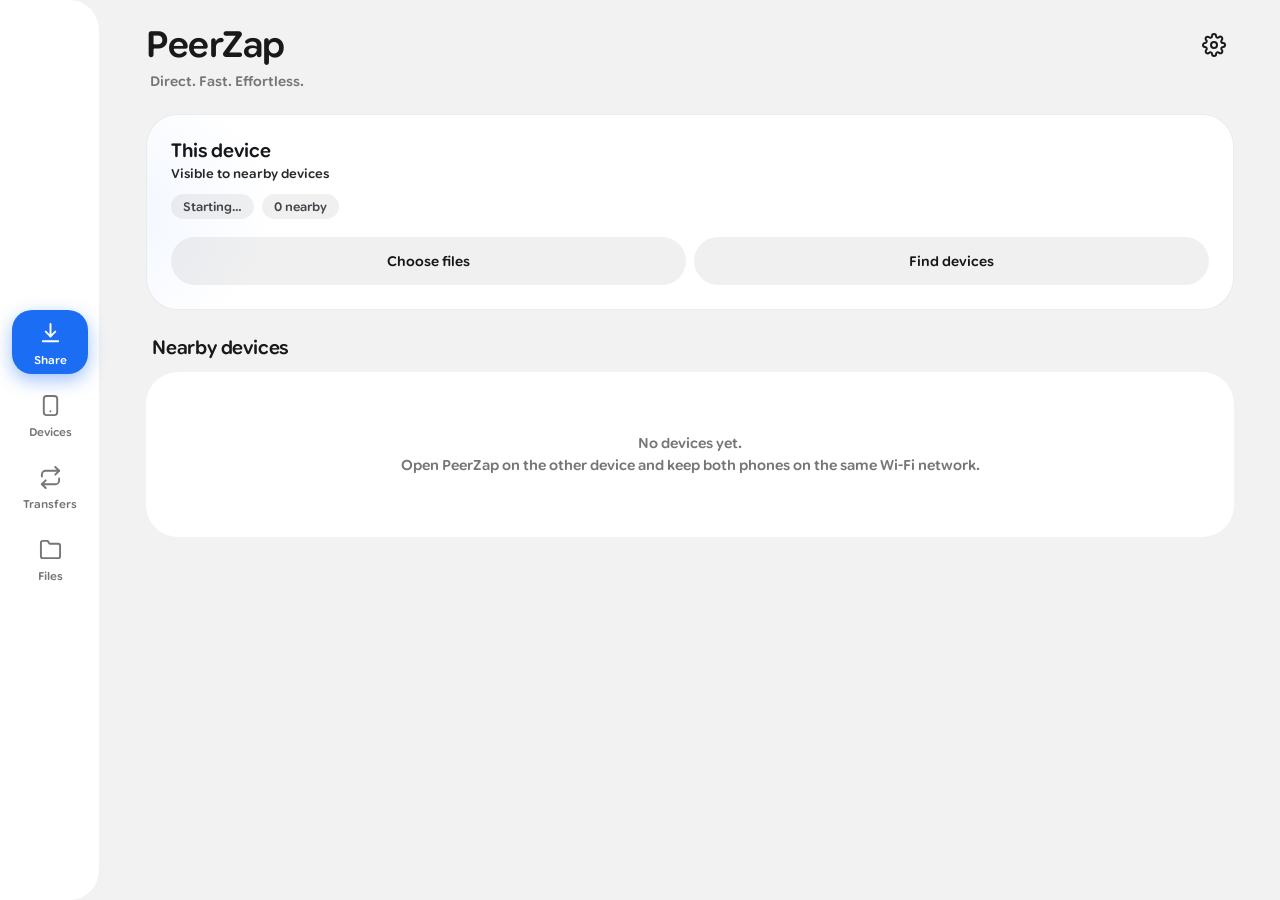
<file: assets/www/index.html>
<!doctype html>
<html lang="en">
<head>
<meta charset="utf-8">
<meta name="viewport" content="width=device-width,initial-scale=1,maximum-scale=1,user-scalable=no,viewport-fit=cover">
<title>PeerZap</title>
<link rel="stylesheet" href="app.css">
</head>
<body>
<div id="toasts"></div>
<div id="sheet" hidden></div>

<!-- ============ APP ============ -->
<div id="app">
  <div id="appbar">
    <button id="backApp" class="iconbtn" hidden>
      <svg viewBox="0 0 24 24" fill="none" stroke="currentColor" stroke-width="2.2" stroke-linecap="round" stroke-linejoin="round"><polyline points="15 18 9 12 15 6"/></svg>
    </button>
    <div id="appbarTitle"></div>
    <button id="settingsApp" class="iconbtn" data-go="#/settings">
      <svg viewBox="0 0 24 24" fill="none" stroke="currentColor" stroke-width="2" stroke-linecap="round" stroke-linejoin="round"><circle cx="12" cy="12" r="3"/><path d="M19.4 15a1.65 1.65 0 0 0 .33 1.82l.06.06a2 2 0 0 1 0 2.83 2 2 0 0 1-2.83 0l-.06-.06a1.65 1.65 0 0 0-1.82-.33 1.65 1.65 0 0 0-1 1.51V21a2 2 0 0 1-2 2 2 2 0 0 1-2-2v-.09A1.65 1.65 0 0 0 9 19.4a1.65 1.65 0 0 0-1.82.33l-.06.06a2 2 0 0 1-2.83 0 2 2 0 0 1 0-2.83l.06-.06a1.65 1.65 0 0 0 .33-1.82 1.65 1.65 0 0 0-1.51-1H3a2 2 0 0 1-2-2 2 2 0 0 1 2-2h.09A1.65 1.65 0 0 0 4.6 9a1.65 1.65 0 0 0-.33-1.82l-.06-.06a2 2 0 0 1 0-2.83 2 2 0 0 1 2.83 0l.06.06a1.65 1.65 0 0 0 1.82.33H9a1.65 1.65 0 0 0 1-1.51V3a2 2 0 0 1 2-2 2 2 0 0 1 2 2v.09a1.65 1.65 0 0 0 1 1.51 1.65 1.65 0 0 0 1.82-.33l.06-.06a2 2 0 0 1 2.83 0 2 2 0 0 1 0 2.83l-.06.06a1.65 1.65 0 0 0-.33 1.82V9a1.65 1.65 0 0 0 1.51 1H21a2 2 0 0 1 2 2 2 2 0 0 1-2 2h-.09a1.65 1.65 0 0 0-1.51 1z"/></svg>
    </button>
    <button id="refreshApp" class="iconbtn" hidden>
      <svg viewBox="0 0 24 24" fill="none" stroke="currentColor" stroke-width="2" stroke-linecap="round" stroke-linejoin="round"><polyline points="23 4 23 10 17 10"/><path d="M20.49 15a9 9 0 1 1-2.12-9.36L23 10"/></svg>
    </button>
  </div>

  <div id="scroller">
    <div id="pagehead">
      <div class="phrow">
        <button id="backBig" class="iconbtn" hidden>
          <svg viewBox="0 0 24 24" fill="none" stroke="currentColor" stroke-width="2.2" stroke-linecap="round" stroke-linejoin="round"><polyline points="15 18 9 12 15 6"/></svg>
        </button>
        <h1 id="bigTitle"></h1>
        <button id="refreshBig" class="iconbtn" hidden>
          <svg viewBox="0 0 24 24" fill="none" stroke="currentColor" stroke-width="2" stroke-linecap="round" stroke-linejoin="round"><polyline points="23 4 23 10 17 10"/><path d="M20.49 15a9 9 0 1 1-2.12-9.36L23 10"/></svg>
        </button>
        <button id="settingsBig" class="iconbtn" data-go="#/settings">
          <svg viewBox="0 0 24 24" fill="none" stroke="currentColor" stroke-width="2" stroke-linecap="round" stroke-linejoin="round"><circle cx="12" cy="12" r="3"/><path d="M19.4 15a1.65 1.65 0 0 0 .33 1.82l.06.06a2 2 0 0 1 0 2.83 2 2 0 0 1-2.83 0l-.06-.06a1.65 1.65 0 0 0-1.82-.33 1.65 1.65 0 0 0-1 1.51V21a2 2 0 0 1-2 2 2 2 0 0 1-2-2v-.09A1.65 1.65 0 0 0 9 19.4a1.65 1.65 0 0 0-1.82.33l-.06.06a2 2 0 0 1-2.83 0 2 2 0 0 1 0-2.83l.06-.06a1.65 1.65 0 0 0 .33-1.82 1.65 1.65 0 0 0-1.51-1H3a2 2 0 0 1-2-2 2 2 0 0 1 2-2h.09A1.65 1.65 0 0 0 4.6 9a1.65 1.65 0 0 0-.33-1.82l-.06-.06a2 2 0 0 1 0-2.83 2 2 0 0 1 2.83 0l.06.06a1.65 1.65 0 0 0 1.82.33H9a1.65 1.65 0 0 0 1-1.51V3a2 2 0 0 1 2-2 2 2 0 0 1 2 2v.09a1.65 1.65 0 0 0 1 1.51 1.65 1.65 0 0 0 1.82-.33l.06-.06a2 2 0 0 1 2.83 0 2 2 0 0 1 0 2.83l-.06.06a1.65 1.65 0 0 0-.33 1.82V9a1.65 1.65 0 0 0 1.51 1H21a2 2 0 0 1 2 2 2 2 0 0 1-2 2h-.09a1.65 1.65 0 0 0-1.51 1z"/></svg>
        </button>
      </div>
      <p id="bigSub"></p>
    </div>
    <div id="view"></div>
    <div style="height:140px"></div>
  </div>

  <nav id="navbar">
    <button class="navbtn" data-tab="0" data-go="#/home"><span class="nic"><svg viewBox="0 0 24 24" fill="none" stroke="currentColor" stroke-width="2" stroke-linecap="round" stroke-linejoin="round"><path d="M12 2v13"/><polyline points="7 10 12 15 17 10"/><path d="M4 20h16"/></svg></span><span class="nlbl">Share</span></button>
    <button class="navbtn" data-tab="1" data-go="#/devices"><span class="nic"><svg viewBox="0 0 24 24" fill="none" stroke="currentColor" stroke-width="2" stroke-linecap="round" stroke-linejoin="round"><rect x="5" y="2" width="14" height="20" rx="3"/><line x1="12" y1="18" x2="12" y2="18"/></svg></span><span class="nlbl">Devices</span></button>
    <button class="navbtn" data-tab="2" data-go="#/transfers"><span class="nic"><svg viewBox="0 0 24 24" fill="none" stroke="currentColor" stroke-width="2" stroke-linecap="round" stroke-linejoin="round"><polyline points="17 1 21 5 17 9"/><path d="M3 11V9a4 4 0 0 1 4-4h14"/><polyline points="7 23 3 19 7 15"/><path d="M21 13v2a4 4 0 0 1-4 4H3"/></svg></span><span class="nlbl">Transfers</span></button>
    <button class="navbtn" data-tab="3" data-go="#/files"><span class="nic"><svg viewBox="0 0 24 24" fill="none" stroke="currentColor" stroke-width="2" stroke-linecap="round" stroke-linejoin="round"><path d="M22 19a2 2 0 0 1-2 2H4a2 2 0 0 1-2-2V5a2 2 0 0 1 2-2h5l2 3h9a2 2 0 0 1 2 2z"/></svg></span><span class="nlbl">Files</span></button>
  </nav>
</div>

<script src="files.js"></script>
<script src="app.js"></script>
</body>
</html>
</file>
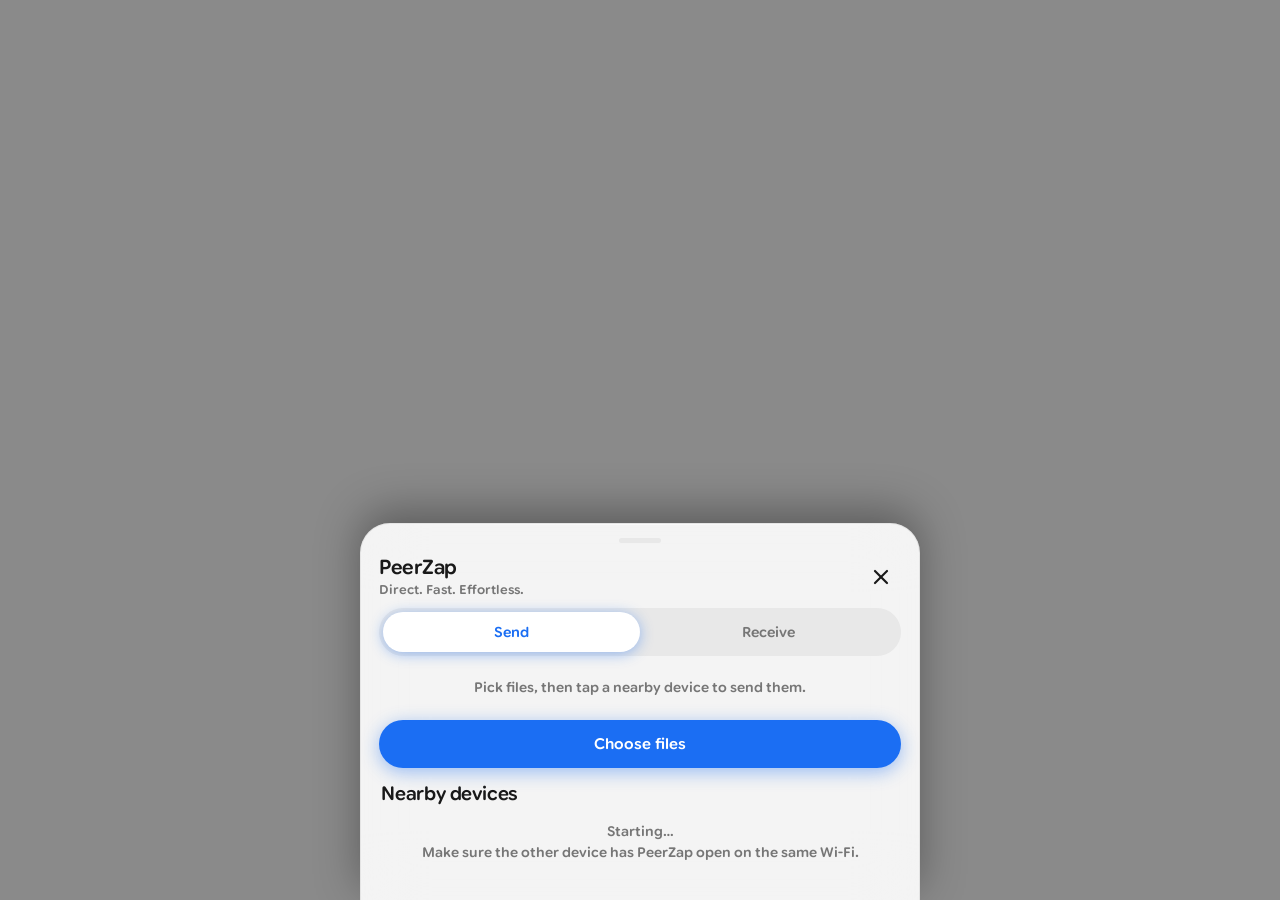
<file: assets/www/panel.html>
<!doctype html>
<html lang="en">
<head>
<meta charset="utf-8">
<meta name="viewport" content="width=device-width,initial-scale=1,maximum-scale=1,user-scalable=no,viewport-fit=cover">
<title>PeerZap</title>
<link rel="stylesheet" href="app.css">
</head>
<body class="panel-body">
<div id="toasts"></div>
<div id="pscrim"></div>
<div id="panel">
  <div class="pwrap">
    <div class="pgrab"></div>
    <div class="phead">
      <div>
        <div class="ptitle">PeerZap</div>
        <div class="psub" id="psub">Direct. Fast. Effortless.</div>
      </div>
      <button class="iconbtn" id="pclose" aria-label="Close">
        <svg viewBox="0 0 24 24" fill="none" stroke="currentColor" stroke-width="2.2" stroke-linecap="round" stroke-linejoin="round"><line x1="18" y1="6" x2="6" y2="18"/><line x1="6" y1="6" x2="18" y2="18"/></svg>
      </button>
    </div>
    <!-- kept static so switching Send / Receive never rebuilds them (no jump) -->
    <div class="seg pseg" id="pseg">
      <span id="psegind" aria-hidden="true"></span>
      <button class="segb on" data-act="mode" data-v="send">Send</button>
      <button class="segb" data-act="mode" data-v="receive">Receive</button>
    </div>
    <div class="chiprow" id="pchips" hidden></div>
    <div id="pbody"></div>
  </div>
</div>
<script src="panel.js"></script>
</body>
</html>
</file>
<file: assets/www/app.css>
/* ============ OneGit v1.2 — One UI 9: full-round, accents, auto-hide nav ============ */
/* profile card alerts bell */
.card.profile{position:relative}
.pavalert{position:absolute;top:16px;right:16px;width:40px;height:40px;border-radius:20px;display:flex;align-items:center;justify-content:center;color:var(--text2);background:var(--chip);transition:transform .15s}
.pavalert:active{transform:scale(.92)}
.pavalert.iss{top:64px}
.pavalert svg{width:20px;height:20px}
/* productivity heatmap */
.daybars{display:flex;gap:10px;align-items:flex-end;justify-content:space-between;padding:8px 4px 0}
.daybar{flex:1;display:flex;flex-direction:column;align-items:center;justify-content:flex-end;gap:6px;cursor:pointer}
.daybar span{display:block;width:100%;max-width:34px;border-radius:8px;background:var(--accent);opacity:.55;min-height:6px}
.daybar.cur span{opacity:1;box-shadow:0 0 12px var(--glow)}
.daybar i{font-style:normal;font-size:10.5px;color:var(--text2)}
.heatwrap{display:flex;gap:3px;overflow-x:auto;padding:6px 0}
.heatcol{display:flex;flex-direction:column;gap:3px}
.heatcell{width:11px;height:11px;border-radius:2px;background:var(--chip);flex-shrink:0}
.heatcell.l1{background:var(--accent);opacity:.4}
.heatcell.l2{background:var(--accent);opacity:.6}
.heatcell.l3{background:var(--accent);opacity:.8}
.heatcell.l4{background:var(--accent);opacity:1}
.creditslist li{position:relative}
.creditslist li::before{content:'';position:absolute;left:2px;top:17px;width:7px;height:7px;border-radius:4px;background:var(--accent)}
*{box-sizing:border-box;-webkit-tap-highlight-color:transparent}
@font-face{font-family:'OneGitSans';src:url('fonts/OneGitSans.ttf') format('truetype');font-weight:100 900;font-style:normal;font-display:swap}
[hidden]{display:none!important}
:root{
  --bg:#F2F2F2; --card:#FFFFFF; --text:#191919; --text2:#767676; --divider:#EFEFEF;
  --chip:#F0F0F0; --seg:#E8E8E8;
  --danger:#E53935; --ok:#2EA043; --purple:#8250DF;
  --accent:#1B6EF3; --accentD:#1557C0; --glow:rgba(27,110,243,.42); --glow2:rgba(27,110,243,.14);
}
body.dark{
  --bg:#161719; --card:#242527; --text:#F2F2F2; --text2:#B3B3B3; --divider:#333436;
  --chip:#323335; --seg:#323335;
}
body.pitch{
  --bg:#000000; --card:#0D0D0F; --text:#F2F2F2; --text2:#A8A8A8; --divider:#1D1D20;
  --chip:#171719; --seg:#171719;
}
/* ---- accent color schemes ---- */
html[data-accent="blue"]  { --accent:#1B6EF3; --accentD:#1557C0; --glow:rgba(27,110,243,.42); }
html[data-accent="purple"]{ --accent:#8B5CF6; --accentD:#7C3AED; --glow:rgba(139,92,246,.45); }
html[data-accent="green"] { --accent:#12B76A; --accentD:#0E9F5A; --glow:rgba(18,183,106,.42); }
html[data-accent="pink"]  { --accent:#EC4899; --accentD:#DB2777; --glow:rgba(236,72,153,.45); }
html[data-accent="amber"] { --accent:#F59E0B; --accentD:#D97706; --glow:rgba(245,158,11,.42); }

html,body{height:100%}
body{margin:0;font-family:'OneGitSans','SamsungOne','Roboto','Segoe UI',system-ui,-apple-system,'Helvetica Neue',sans-serif;background:var(--bg);color:var(--text);font-size:15px;-webkit-font-smoothing:antialiased;overscroll-behavior:none}
button{font:inherit;border:none;background:none;color:inherit;padding:0;cursor:pointer}
a{color:var(--accent);text-decoration:none}
img{display:block;max-width:100%}
.dim{color:var(--text2)}
body.dark .card,body.pitch .card{border:1px solid var(--divider)}

/* ============ motion: keyframes ============ */
@keyframes rise{from{opacity:0;transform:translateY(18px) scale(.985)}to{opacity:1;transform:none}}
@keyframes pop{0%{transform:scale(1)}45%{transform:scale(1.4) rotate(-8deg)}100%{transform:scale(1)}}
@keyframes glowPulse{0%,100%{box-shadow:0 8px 26px var(--glow)}50%{box-shadow:0 8px 44px var(--glow)}}
@keyframes sheetUp{from{transform:translateY(48px);opacity:.4}to{transform:none;opacity:1}}
@keyframes spin{to{transform:rotate(360deg)}}
@media (prefers-reduced-motion: reduce){*{animation:none!important;transition:none!important}}

/* entrance animations, staggered */
body.entering #view > *{animation:rise .4s cubic-bezier(.22,.75,.25,1) both}
body.entering #view > *:nth-child(1){animation-delay:.02s}
body.entering #view > *:nth-child(2){animation-delay:.06s}
body.entering #view > *:nth-child(3){animation-delay:.1s}
body.entering #view > *:nth-child(4){animation-delay:.14s}
body.entering #view > *:nth-child(5){animation-delay:.18s}
body.entering #view > *:nth-child(6){animation-delay:.22s}
body.entering #view > *:nth-child(n+7){animation-delay:.26s}
body.entering .card.list .lrow:not(.new-in):not(.slide-top){animation:rise .32s cubic-bezier(.22,.75,.25,1) both}
body.entering .card.list .lrow:not(.new-in):not(.slide-top):nth-child(1){animation-delay:.03s}
body.entering .card.list .lrow:not(.new-in):not(.slide-top):nth-child(2){animation-delay:.06s}
body.entering .card.list .lrow:not(.new-in):not(.slide-top):nth-child(3){animation-delay:.09s}
body.entering .card.list .lrow:not(.new-in):not(.slide-top):nth-child(4){animation-delay:.12s}
body.entering .card.list .lrow:not(.new-in):not(.slide-top):nth-child(5){animation-delay:.15s}
body.entering .card.list .lrow:not(.new-in):not(.slide-top):nth-child(n+6){animation-delay:.18s}

/* ============ interaction feedback & glow ============ */
.card{transition:transform .18s ease,box-shadow .18s ease,border-color .18s}
.card:active{transform:scale(.98);box-shadow:0 0 24px var(--glow)}
.lrow{transition:background .15s,box-shadow .15s}
.lrow:active{background:var(--chip);box-shadow:inset 0 0 20px var(--glow2)}
.navbtn{transition:transform .15s}
.navbtn:active{transform:scale(.92)}
.navbtn.active .nic{background:transparent}
.segb{transition:background .15s,color .15s,box-shadow .15s,transform .15s}
.segb:active{transform:scale(.96)}
.segb.on{box-shadow:0 2px 14px var(--glow)}
.switch.on{box-shadow:0 0 14px var(--glow)}
.iconbtn{transition:transform .15s,background .15s,box-shadow .15s}
.iconbtn:active{background:var(--chip);transform:scale(.9);box-shadow:0 0 12px var(--glow)}
.pinbtn.pop svg{animation:pop .34s cubic-bezier(.3,1.6,.5,1)}

/* ---------- buttons ---------- */
.btn{display:inline-flex;align-items:center;justify-content:center;min-height:48px;padding:0 26px;border-radius:24px;font-weight:600;font-size:15px;transition:transform .15s,box-shadow .2s,opacity .12s}
.btn:active{transform:scale(.97)}
.btn:disabled{opacity:.45}
.btn.primary{background:var(--accent);color:var(--accentText,#fff);box-shadow:0 4px 18px var(--glow)}
.btn.primary:active{box-shadow:0 0 30px var(--glow)}
.btn.ghost{background:var(--seg);color:var(--text)}
.btn.danger{background:rgba(229,57,53,.12);color:var(--danger)}
.btn.follow.on{background:var(--accent);color:var(--accentText,#fff);box-shadow:0 0 18px var(--glow)}
.btnblock{width:100%}
.iconbtn{width:40px;height:40px;border-radius:50%;display:flex;align-items:center;justify-content:center;color:var(--text);flex-shrink:0}
.iconbtn svg{width:24px;height:24px}
/* back buttons get the same frosted circular pill as the navigation bar */
#backBig,#backApp{background:rgba(255,255,255,.72);-webkit-backdrop-filter:blur(22px) saturate(1.5);backdrop-filter:blur(22px) saturate(1.5);border:1px solid rgba(0,0,0,.06);box-shadow:0 6px 22px rgba(0,0,0,.14)}
body.dark #backBig,body.dark #backApp{background:rgba(26,27,29,.76);border-color:rgba(255,255,255,.07);box-shadow:0 6px 22px rgba(0,0,0,.45)}
body.pitch #backBig,body.pitch #backApp{background:rgba(8,8,8,.84);border-color:rgba(255,255,255,.05);box-shadow:0 6px 22px rgba(0,0,0,.9)}
/* v2.65: with navigation glow on, the back buttons glow like the navbar */
body.navglow #backBig,body.navglow #backApp{box-shadow:0 6px 22px rgba(0,0,0,.14),0 0 26px var(--glow)}
body.dark.navglow #backBig,body.dark.navglow #backApp{box-shadow:0 6px 22px rgba(0,0,0,.45),0 0 26px var(--glow)}
body.pitch.navglow #backBig,body.pitch.navglow #backApp{box-shadow:0 6px 22px rgba(0,0,0,.9),0 0 26px var(--glow)}

/* ---------- login ---------- */
#login{position:fixed;inset:0;background:var(--bg);overflow-y:auto;z-index:50}
.login-inner{max-width:430px;width:100%;margin:auto;padding:48px 22px 32px;min-height:100%;display:flex;flex-direction:column;justify-content:center}
.logo{width:90px;height:90px;border-radius:32px;background:linear-gradient(135deg,var(--accent),var(--accentD));display:flex;align-items:center;justify-content:center;margin:0 auto 20px;animation:glowPulse 3s ease-in-out infinite}
.logo svg{width:42px;height:42px;color:#fff}
.login-title{font-size:34px;text-align:center;margin:0 0 6px;letter-spacing:-.5px}
.login-sub{text-align:center;color:var(--text2);margin:0 0 28px;font-size:14px}
.logincard{padding:26px}
.fldlabel{display:block;font-size:12.5px;font-weight:600;color:var(--text2);margin:0 4px 8px}
.fld{width:100%;border:none;background:var(--chip);border-radius:22px;padding:16px 18px;font:inherit;font-size:15px;color:var(--text);outline:none;transition:box-shadow .2s}
.fld:focus{background:var(--seg);box-shadow:0 0 18px var(--glow)}
.loginErr{color:var(--danger);font-size:13px;margin:10px 4px 0}
.loginErr:empty{display:none}
.logincard .btn{margin-top:16px}
.lnk{display:block;text-align:center;font-size:13.5px;font-weight:600;margin-top:18px}
.tiny{font-size:11.5px;color:var(--text2);margin:14px 4px 0;line-height:1.5;text-align:center}

/* ---------- layout ---------- */
#app{height:100vh}
#appbar{position:fixed;top:0;left:0;right:0;height:56px;display:flex;align-items:center;padding:0 8px;z-index:40;background:var(--bg);opacity:0;pointer-events:none;transition:opacity .15s;box-shadow:0 1px 0 var(--divider)}
#appbar.on{opacity:1;pointer-events:auto}
#appbarTitle{font-weight:600;font-size:16px;flex:1;white-space:nowrap;overflow:hidden;text-overflow:ellipsis}
#scroller{height:100%;overflow-y:auto;overscroll-behavior:contain;-webkit-overflow-scrolling:touch}
#pagehead{padding:14px 18px 12px}
.phrow{display:flex;align-items:center;gap:10px}
#bigTitle{font-size:34px;font-weight:700;margin:0;letter-spacing:-.5px;line-height:1.25;overflow-wrap:anywhere;flex:1;min-width:0}
#bigSub{margin:6px 4px 0;font-size:13.5px;color:var(--text2)}
#view{padding:6px 12px 96px}

/* ---------- GPU compositing fixes: no white corner artifacts ---------- */
#navbar{will-change:transform}
#appbar{transform:translateZ(0)}
.sheetcard{transform:translateZ(0)}
/* ---------- navbar (auto-hide, glassmorphic) ---------- */
#navbar{--navpill:var(--accent);--navptext:var(--accentText,#FFFFFF);position:fixed;bottom:16px;left:16px;right:16px;background:rgba(255,255,255,.72);-webkit-backdrop-filter:blur(22px) saturate(1.5);backdrop-filter:blur(22px) saturate(1.5);border:1px solid rgba(0,0,0,.06);border-radius:999px;display:flex;padding:10px 8px;box-shadow:0 10px 34px rgba(0,0,0,.14);z-index:30;transition:transform .32s cubic-bezier(.4,0,.2,1),opacity .26s,box-shadow .3s}
body.dark #navbar{background:rgba(26,27,29,.76);border-color:rgba(255,255,255,.07);box-shadow:0 10px 34px rgba(0,0,0,.45)}
body.pitch #navbar{background:rgba(8,8,8,.84);border-color:rgba(255,255,255,.05);box-shadow:0 10px 34px rgba(0,0,0,.9)}
body.navglow #navbar{box-shadow:0 10px 34px rgba(0,0,0,.14),0 0 26px var(--glow)}
body.dark.navglow #navbar{box-shadow:0 10px 34px rgba(0,0,0,.45),0 0 26px var(--glow)}
body.pitch.navglow #navbar{box-shadow:0 10px 34px rgba(0,0,0,.9),0 0 26px var(--glow)}
body.navglow .navbtn.active{box-shadow:0 3px 10px rgba(0,0,0,.22),0 0 16px var(--glow)}
#navbar.hide{transform:translateY(130px);opacity:0;pointer-events:none}
.navbtn{flex:1;display:flex;flex-direction:column;align-items:center;gap:3px;padding:7px 6px 5px;color:var(--text2);font-size:10.5px;font-weight:600;border-radius:999px;transition:background .18s,color .18s}
.nic{display:inline-flex;align-items:center;justify-content:center;padding:5px 18px;border-radius:999px;transition:background .18s,box-shadow .18s}
.nic svg{width:23px;height:23px}
.navbtn.active{color:var(--navptext);background:var(--navpill);box-shadow:0 3px 10px rgba(0,0,0,.22)}
.navbtn.active .nic{background:transparent;box-shadow:none}

/* ---------- cards & lists ---------- */
.card{background:var(--card);border-radius:32px;padding:22px;margin:0 0 14px}
.sect{font-size:19px;font-weight:700;margin:26px 6px 13px;letter-spacing:-.2px}
.list{padding:6px 0}
.lrow{display:flex;align-items:center;gap:14px;padding:14px 22px;border-bottom:1px solid var(--divider);cursor:pointer}
.lrow:last-child{border-bottom:none}
.lrow>svg{width:22px;height:22px;color:var(--text2);flex-shrink:0}
.lmain{flex:1;min-width:0}
.ltitle{font-weight:600;font-size:15px;white-space:nowrap;overflow:hidden;text-overflow:ellipsis}
.lsub{font-size:12.5px;color:var(--text2);margin-top:3px;white-space:nowrap;overflow:hidden;text-overflow:ellipsis}
.lbody{font-size:13px;color:var(--text);margin-top:4px;overflow:hidden;text-overflow:ellipsis;white-space:nowrap}
.empty{text-align:center;color:var(--text2);padding:36px 24px;font-size:14px;line-height:1.6}
.crumb{padding:14px 22px;font-size:12.5px;color:var(--text2);word-break:break-all}
.ndot{width:9px;height:9px;border-radius:50%;background:var(--accent);flex-shrink:0;visibility:hidden;box-shadow:0 0 8px var(--glow)}
.lrow.unread .ndot{visibility:visible}
.lrow.unread .ltitle{font-weight:700}
.istate{width:28px;height:28px;border-radius:50%;background:rgba(46,160,67,.14);color:var(--ok);display:flex;align-items:center;justify-content:center;flex-shrink:0}
.istate.closed{background:rgba(130,80,223,.14);color:var(--purple)}
.istate svg{width:14px;height:14px}
.cav{width:28px;height:28px;border-radius:50%;flex-shrink:0}

/* event feed icons */
.eicon{width:36px;height:36px;border-radius:50%;display:flex;align-items:center;justify-content:center;flex-shrink:0}
.eicon svg{width:17px;height:17px}
.eicon.push{background:rgba(27,110,243,.14);color:var(--accent)}
.eicon.star{background:rgba(255,182,46,.14);color:#D29922}
.eicon.fork{background:rgba(130,80,223,.14);color:var(--purple)}
.eicon.create{background:rgba(46,160,67,.14);color:var(--ok)}
.eicon.issue{background:rgba(46,160,67,.14);color:var(--ok)}
.eicon.pr{background:rgba(27,110,243,.14);color:var(--accent)}
.eicon.comment{background:var(--chip);color:var(--text2)}
.eicon.tag{background:rgba(255,167,38,.16);color:#B26A00}
.eicon.user{background:var(--chip);color:var(--text2)}

/* ---------- segmented ---------- */
.seg{display:flex;background:var(--seg);border-radius:24px;padding:4px;margin:0 0 12px}
.seg.compact{margin-bottom:8px}
.segb{flex:1;min-height:40px;border-radius:20px;font-weight:600;color:var(--text2);font-size:14px;display:flex;align-items:center;justify-content:center}
.seg.sm .segb{min-height:34px;font-size:13px;border-radius:17px}
.segb.on{background:var(--card);color:var(--accent)}
a.segb{color:var(--text2)}
a.segb.on{color:var(--accent)}

/* ---------- search ---------- */
.searchbar{display:flex;align-items:center;gap:10px;background:var(--card);border-radius:26px;padding:0 18px;margin:4px 0 12px;min-height:54px}
.searchbar svg{width:20px;height:20px;color:var(--text2);flex-shrink:0}
.searchbar input{flex:1;border:none;outline:none;background:none;color:var(--text);font-size:15px;min-height:54px;min-width:0}

/* people results (horizontal) */
.peoplebar{display:flex;gap:14px;overflow-x:auto;padding:14px 22px;scrollbar-width:none;-webkit-overflow-scrolling:touch}
.peoplebar::-webkit-scrollbar{display:none}
.person{display:flex;flex-direction:column;align-items:center;gap:6px;flex-shrink:0;width:66px}
.person img{width:54px;height:54px;border-radius:50%;transition:transform .15s,box-shadow .15s}
.person:active img{transform:scale(.92);box-shadow:0 0 16px var(--glow)}
.person span{font-size:11px;color:var(--text2);max-width:66px;overflow:hidden;text-overflow:ellipsis;white-space:nowrap}

/* ---------- profile ---------- */
.profile{text-align:center;padding:30px 20px 22px}
.pav{width:96px;height:96px;border-radius:50%;margin:0 auto 14px}
.pname{font-size:22px;font-weight:700;letter-spacing:-.3px}
.plogin{color:var(--text2);margin-top:3px;font-size:14px}
.pbio{margin:14px auto 0;font-size:14px;max-width:340px;line-height:1.55}
.pstats{display:flex;justify-content:center;gap:8px;margin-top:18px}
.pstat{background:var(--chip);border-radius:22px;padding:10px 18px;min-width:88px}
.pstat b{display:block;font-size:17px}
.pstat span{font-size:11.5px;color:var(--text2)}


/* ---------- repo ---------- */
.rcrow{display:flex;align-items:flex-start;justify-content:space-between;gap:8px}
.rcname{font-size:17.5px;font-weight:700;letter-spacing:-.2px;word-break:break-all}
.rcdesc{margin:7px 0 0;color:var(--text2);font-size:13.5px;line-height:1.5;display:-webkit-box;-webkit-line-clamp:2;-webkit-box-orient:vertical;overflow:hidden}
.rcmeta{margin-top:13px;font-size:12.5px;color:var(--text2);display:flex;align-items:center;flex-wrap:wrap;gap:5px 10px}
.rcmeta svg{width:15px;height:15px;vertical-align:-3px}
.dot{width:10px;height:10px;border-radius:50%;display:inline-block;vertical-align:-1px;margin-right:4px}
.chips{display:flex;gap:8px;flex-wrap:wrap;margin:9px 0 0}
.chip{background:var(--chip);border-radius:13px;padding:5px 12px;font-size:12px;font-weight:600;color:var(--text2)}
.chip.ok{background:rgba(46,160,67,.14);color:var(--ok)}
.chip.closed{background:rgba(130,80,223,.14);color:var(--purple)}
.chip.warn{background:rgba(255,167,38,.18);color:#B26A00}
.chip.pr{background:rgba(27,110,243,.14);color:var(--accent)}
.chip.add{background:rgba(46,160,67,.14);color:var(--ok)}
.chip.del{background:rgba(248,81,73,.14);color:#F85149}
.bigstats{display:flex;margin-top:18px;border-top:1px solid var(--divider);padding-top:15px;gap:6px}
.bstat{flex:1;text-align:center}
.bstat b{display:block;font-size:16px}
.bstat span{font-size:11.5px;color:var(--text2)}
.pinbtn{width:38px;height:38px;border-radius:50%;display:flex;align-items:center;justify-content:center;color:var(--text2);flex-shrink:0;transition:transform .15s,box-shadow .15s}
.pinbtn svg{width:20px;height:20px}
.pinbtn:active{transform:scale(.88);box-shadow:0 0 12px var(--glow)}
.pinbtn.pinned{color:var(--accent);filter:drop-shadow(0 0 6px var(--glow))}
.pinbtn.pinned svg{fill:currentColor}
.morebtn{display:block;width:100%;min-height:46px;border-radius:24px;background:var(--card);color:var(--accent);font-weight:600;font-size:14px;margin:0 0 14px;transition:box-shadow .15s,transform .15s}
.morebtn:active{box-shadow:0 0 18px var(--glow);transform:scale(.99)}
.metarow{display:flex;flex-direction:column;gap:16px}
.mrow{display:flex;align-items:center;gap:12px;cursor:pointer}
.mrow svg{width:20px;height:20px;color:var(--text2);flex-shrink:0}
.mrow:active{opacity:.7}
.avatars{display:flex;gap:8px;flex-wrap:wrap;flex:1;justify-content:flex-end}
.avatars img{width:34px;height:34px;border-radius:50%;border:2px solid var(--card);box-shadow:0 1px 6px rgba(0,0,0,.25);transition:transform .15s,box-shadow .15s}
.avatars img:active{transform:scale(.9);box-shadow:0 0 12px var(--glow)}

/* ---------- issue ---------- */
.issuehead{padding:22px}
.ihtitle{font-size:19px;font-weight:700;line-height:1.4;margin-top:12px;letter-spacing:-.2px}
.ihmeta{font-size:12.5px;color:var(--text2);margin-top:6px}
.comment{padding:19px 22px}
.crow{display:flex;align-items:center;gap:10px;margin-bottom:10px}
.crow b{font-size:13.5px}
.crow .dim{font-size:12px;margin-left:auto}
.reply textarea{width:100%;border:none;background:var(--chip);border-radius:22px;padding:16px;font:inherit;font-size:14px;color:var(--text);min-height:92px;resize:vertical;outline:none;transition:box-shadow .2s}
.reply textarea:focus{box-shadow:0 0 18px var(--glow)}
.reply .btn{margin-top:12px}

/* ---------- commit ---------- */
.commitstats{display:flex;gap:8px;margin-top:10px}
.cstat{flex:1;text-align:center;border-radius:18px;padding:9px 0;font-size:15px;font-weight:700}
.cstat.add{background:rgba(46,160,67,.12);color:var(--ok)}
.cstat.del{background:rgba(248,81,73,.12);color:#F85149}
.cstat.total{background:var(--chip);color:var(--text2)}
.cstat.today{background:var(--accent);color:var(--accentText,#FFF)}
.cstat span{display:block;font-size:10.5px;font-weight:500}
.filehead{display:flex;align-items:center;gap:10px;flex-wrap:wrap}
.filehead svg{width:18px;height:18px;color:var(--text2)}
.patchpre{background:var(--bg);border-radius:18px;margin-top:12px;overflow-x:hidden;font-size:11.5px;line-height:1.55;font-family:ui-monospace,Menlo,Consolas,monospace}
.pline{padding:0 10px;white-space:pre-wrap;overflow-wrap:anywhere;word-break:break-word;min-height:1.4em;color:var(--text)}
.pline.add{color:#4CC35E;background:rgba(63,185,80,.14)}
.pline.del{color:#FF6B60;background:rgba(248,81,73,.12)}
.pline.hh{color:var(--text2);background:var(--chip)}
.relbody{font-size:13px;color:var(--text2);white-space:pre-line;margin-top:10px;max-height:280px;overflow:auto;line-height:1.6}

/* ---------- settings ---------- */
.setrow{display:flex;align-items:center;gap:14px;padding:2px 0}
.accentrow{display:flex;gap:14px;margin-top:16px;flex-wrap:wrap}
.accentdot{width:44px;height:44px;border-radius:50%;border:3px solid transparent;transition:transform .15s,box-shadow .15s,border-color .15s}
.accentdot:active{transform:scale(.88)}
.accentdot.on{border-color:var(--text);transform:scale(1.1);box-shadow:0 0 16px var(--glow)}
.switch{width:52px;height:30px;border-radius:15px;background:var(--seg);position:relative;transition:background .2s,box-shadow .2s;flex-shrink:0}
.switch::after{content:'';position:absolute;top:3px;left:3px;width:24px;height:24px;border-radius:50%;background:#fff;transition:left .2s;box-shadow:0 1px 3px rgba(0,0,0,.25)}
.switch.on{background:var(--accent)}
.switch.on::after{left:25px}
.btncol{display:flex;flex-direction:column;gap:10px;margin-top:16px}
.syncstat{font-size:12px;color:var(--text2);margin-top:14px;text-align:center}
.about{text-align:center;font-size:11.5px;color:var(--text2);padding:22px 10px 6px;line-height:1.6}

/* ---------- markdown ---------- */
.md{font-size:14.5px;line-height:1.65;overflow-wrap:anywhere}
.md h1,.md h2,.md h3,.md h4{letter-spacing:-.2px;margin:1.1em 0 .45em;line-height:1.3}
.md h1{font-size:22px;border-bottom:1px solid var(--divider);padding-bottom:6px}
.md h2{font-size:18px;border-bottom:1px solid var(--divider);padding-bottom:5px}
.md h3{font-size:16px}
.md p{margin:.6em 0}
.md ul,.md ol{padding-left:1.4em;margin:.6em 0}
.md li{margin:.25em 0}
.md pre{background:var(--bg);padding:14px 16px;border-radius:18px;overflow-x:auto;font-size:12.5px;line-height:1.5;margin:.8em 0}
.md code{background:var(--chip);border-radius:7px;padding:1px 6px;font-size:12.5px;font-family:ui-monospace,Menlo,Consolas,monospace}
.md pre code{background:none;padding:0;font-size:inherit}
.md img{border-radius:14px;margin:8px 0;max-width:100%;height:auto}
.md video{width:100%;max-height:70vh;border-radius:14px;background:#000;margin:8px 0}
.md details{margin:10px 0;border:1px solid var(--divider);border-radius:14px;padding:4px 14px}
.md summary{cursor:pointer;font-weight:600;padding:8px 0;color:var(--text)}
.md summary::marker{color:var(--accent)}
.md table{border-collapse:collapse;display:block;overflow-x:auto;max-width:100%;margin:.8em 0}
.md th,.md td{border:1px solid var(--divider);padding:6px 10px;font-size:13px}
.md blockquote{margin:.8em 0;padding:2px 14px;border-left:3px solid var(--divider);color:var(--text2)}
.md hr{border:none;border-top:1px solid var(--divider)}

/* ---------- sheet ---------- */
#sheet{position:fixed;inset:0;background:rgba(0,0,0,.5);z-index:60;display:flex;align-items:flex-end}
.sheetcard{background:var(--card);width:100%;border-radius:36px 36px 0 0;padding:14px 16px 30px;max-height:86vh;overflow:auto;overscroll-behavior:contain;touch-action:pan-y;animation:sheetUp .32s cubic-bezier(.2,.8,.25,1)}
/* v2.66: while a sheet is open the page behind it cannot scroll */
body.sheetopen #scroller{overflow:hidden}
.sheethead{display:flex;align-items:center;justify-content:space-between;padding:8px 10px 14px;gap:10px}
.sheethead b{font-size:15px;word-break:break-all}
.filepre{background:var(--bg);padding:14px;border-radius:18px;font-size:12px;line-height:1.5;overflow:auto;max-height:66vh;white-space:pre-wrap;word-break:break-word;font-family:ui-monospace,Menlo,Consolas,monospace;color:var(--text)}

/* ---------- toast & spinner ---------- */
#toasts{position:fixed;bottom:100px;left:0;right:0;display:flex;flex-direction:column;align-items:center;z-index:80;pointer-events:none}
.toast{background:#2E2E2E;color:#fff;padding:11px 22px;border-radius:24px;font-size:13.5px;opacity:0;transform:translateY(8px);transition:all .25s;margin-top:8px;max-width:88%;text-align:center;box-shadow:0 4px 18px rgba(0,0,0,.3),0 0 16px var(--glow)}
body.dark .toast,body.pitch .toast{background:#E8E8E8;color:#222}
.toast.show{opacity:1;transform:none}
.spinwrap{display:flex;justify-content:center;padding:44px 0}
.spinner{width:34px;height:34px;border-radius:50%;border:3px solid var(--seg);border-top-color:var(--accent);animation:spin .8s linear infinite;filter:drop-shadow(0 0 6px var(--glow))}
.spinwrap.sm{padding:20px 0}
.spinwrap.sm .spinner{width:24px;height:24px}

/* ============ v1.3: repo actions, languages, quick links, gists ============ */
.actionrow{display:flex;gap:8px}
.actionrow .btn{flex:1;min-height:42px;padding:0 6px;font-size:13px;border-radius:21px;gap:6px}
.actionrow .btn svg{width:16px;height:16px;flex-shrink:0}
.actionrow .btn.on{background:var(--accent);color:var(--accentText,#fff);box-shadow:0 0 16px var(--glow)}
.actionrow .btn.on svg{fill:currentColor}
.langbar{display:flex;height:10px;border-radius:5px;overflow:hidden;gap:2px}
.langbar span{display:block;min-width:2px}
.lgdrow{display:flex;flex-wrap:wrap;gap:10px 18px;margin-top:12px}
.lgd{font-size:12.5px}
.quicklinks{display:flex;gap:10px;overflow:hidden}
.quicklinks .btn{flex:1;min-height:42px;min-width:0;padding:0 8px;font-size:13px;border-radius:21px;white-space:nowrap;overflow:hidden;text-overflow:ellipsis}
.linkrow{display:flex;gap:10px;justify-content:center;margin-top:12px;flex-wrap:wrap}
.btn.sm{min-height:38px;padding:0 18px;font-size:13px;border-radius:19px}
.pstat{cursor:pointer;transition:transform .15s,box-shadow .15s}
.pstat:active{transform:scale(.95);box-shadow:0 0 14px var(--glow)}
.replyta{width:100%;border:none;background:var(--chip);border-radius:22px;padding:16px;font:inherit;font-size:14px;color:var(--text);min-height:150px;resize:vertical;outline:none;transition:box-shadow .2s}
.replyta:focus{box-shadow:0 0 18px var(--glow)}

/* ============ v1.4: release assets, clone sheet ============ */
.assetlist{margin-top:14px;border-top:1px solid var(--divider)}
.assetlist .lrow{padding:12px 4px}
.assetlist .lrow>svg{color:var(--accent)}
.clonebar{display:flex;align-items:center;gap:8px}
.clonebar .fld{flex:1;min-width:0;font-size:13px;color:var(--text2)}
.clonebar .iconbtn{width:44px;height:44px;background:var(--chip);color:var(--text)}
.clonebar .iconbtn:active{box-shadow:0 0 14px var(--glow)}

/* ============ v1.7: more accents, glow toggle, dynamic color ============ */
html[data-accent="teal"]   { --accent:#14B8A6; --accentD:#0D9488; --glow:rgba(20,184,166,.42); --glow2:rgba(20,184,166,.14); }
html[data-accent="red"]    { --accent:#EF4444; --accentD:#DC2626; --glow:rgba(239,68,68,.42); --glow2:rgba(239,68,68,.14); }
html[data-accent="indigo"] { --accent:#6366F1; --accentD:#4F46E5; --glow:rgba(99,102,241,.45); --glow2:rgba(99,102,241,.16); }

/* glow toggle — kill every decorative glow while keeping structural shadows */
html[data-glow="off"]{
  --glow:transparent !important;
  --glow2:transparent !important;
}
html[data-glow="off"] .logo{animation:none}
html[data-glow="off"] .pinbtn.pinned{filter:none}
html[data-glow="off"] .spinner{filter:none}
html[data-glow="off"] .card:active{box-shadow:none}

/* dynamic (system) accent dot */
.accentdot.dyn{
  background:conic-gradient(#F59E0B,#EC4899,#8B5CF6,#6366F1,#14B8A6,#12B76A,#F59E0B);
}

/* ============ v1.8: custom color picker, font import ============ */
.colorrow{display:flex;gap:10px;align-items:center;margin-top:14px}
.colorrow input[type=color]{width:54px;height:46px;border:none;border-radius:14px;background:var(--chip);padding:4px;flex-shrink:0}
.colorrow .fld{flex:1;min-width:0;min-height:46px;text-transform:uppercase;font-size:14px}
.colorrow .btn{min-height:46px;min-width:84px;padding:0 18px;flex-shrink:0}
.accentdot.customdot{border:2px dashed var(--text2)}
.accentdot.customdot.on{border-color:var(--text)}
.fontrow{display:flex;gap:10px;margin-top:14px}
.fontrow label{cursor:pointer;flex:1}
.fontprev{margin-top:14px;font-size:14px;color:var(--text);background:var(--chip);border-radius:16px;padding:14px;line-height:1.6}
/* ---------- update popup card ---------- */
#updCard{position:fixed;top:68px;left:16px;right:16px;z-index:45;background:var(--card);border:1px solid var(--divider);border-radius:22px;padding:14px 16px;box-shadow:0 14px 44px rgba(0,0,0,.30);animation:updin .32s cubic-bezier(.4,0,.2,1)}
body.dark #updCard,body.pitch #updCard{box-shadow:0 14px 44px rgba(0,0,0,.6)}
.updrow{display:flex;align-items:center;gap:10px}
.updrow .lmain{flex:1;min-width:0}
.updrow .iconbtn{flex-shrink:0;font-size:15px}
@keyframes updin{from{transform:translateY(-18px);opacity:0}to{transform:none;opacity:1}}
/* ---------- upload progress card ---------- */
#upProgCard{position:fixed;right:18px;bottom:104px;top:auto;left:auto;width:62px;height:62px;z-index:46;background:var(--card);border:1px solid var(--divider);border-radius:50%;padding:0;display:flex;align-items:center;justify-content:center;box-shadow:0 10px 30px rgba(0,0,0,.34);animation:updin .32s cubic-bezier(.4,0,.2,1);cursor:pointer;transition:transform .15s}
#upProgCard:active{transform:scale(.93)}
#upProgRing{width:48px;height:48px;border-radius:50%;position:relative;display:flex;align-items:center;justify-content:center;background:conic-gradient(var(--accent) calc(var(--p,0) * 1%), var(--chip) 0)}
#upProgRing::before{content:'';position:absolute;inset:5px;border-radius:50%;background:var(--card)}
#upProgPct{position:relative;font-size:12px;font-weight:700;color:var(--text);letter-spacing:-.2px}
body.dark #upProgCard,body.pitch #upProgCard{box-shadow:0 14px 44px rgba(0,0,0,.6)}
.upbar{height:6px;border-radius:3px;background:var(--chip);overflow:hidden;margin-top:10px}
.upbar i{display:block;height:100%;background:var(--accent);border-radius:3px;transition:width .25s}
.filehead[data-go]{cursor:pointer}

/* ================= v2.78: PRs, actions, security, insights, a11y ================= */
.seg.tabs{flex-wrap:nowrap;overflow-x:auto;-webkit-overflow-scrolling:touch;scrollbar-width:none}
.seg.tabs::-webkit-scrollbar{display:none}
.seg.tabs .segb{flex:1 0 auto;min-width:88px;padding:0 14px;white-space:nowrap}
.istate.merged{background:rgba(139,92,246,.15);color:#8B5CF6}
.runstate{width:34px;height:34px;border-radius:50%;display:flex;align-items:center;justify-content:center;flex-shrink:0}
.runstate.ok{background:rgba(18,183,106,.15);color:#12B76A}
.runstate.bad{background:rgba(239,68,68,.15);color:#EF4444}
.runstate.run{background:rgba(245,158,11,.15);color:#F59E0B}
.runstate.mute{background:var(--seg);color:var(--text2)}
.runstate svg{width:16px;height:16px}
.steps{margin-top:8px;display:flex;flex-direction:column;gap:4px}
.step{display:flex;gap:8px;font-size:12.5px;color:var(--text2)}
.wkchart{display:flex;align-items:flex-end;gap:2px;height:64px;margin-top:14px}
.wkbar{flex:1;background:var(--accent);border-radius:2px;min-height:2px;opacity:.85}
.cbar{height:6px;border-radius:3px;background:var(--seg);overflow:hidden;margin-top:6px;min-width:70px}
.cbar span{display:block;height:100%;background:var(--accent);border-radius:3px}
body.reducemotion *{animation:none!important;transition:none!important}
body.showunderline .md a, body.showunderline .card.md a{text-decoration:underline}

/* v2.79: wrapping secondary text for messages inside sheets */
.lsubwrap{white-space:normal!important;overflow:visible!important;text-overflow:initial!important;overflow-wrap:anywhere;line-height:1.55}

/* v2.84: fallback link shown when a README image cannot be loaded at all */
.imgfallback{display:inline-flex;align-items:center;gap:8px;padding:10px 14px;margin:4px 0;border-radius:14px;background:var(--seg);color:var(--accent);font-size:13px;font-weight:600;text-decoration:none;overflow-wrap:anywhere}

/* v2.92: GitHub's Activity overview radar chart */
.radar{width:100%;height:auto;display:block;max-height:260px}
.radaraxis{stroke:var(--divider);stroke-width:1}
.radararea{fill:rgba(18,183,106,.18);stroke:#12B76A;stroke-width:2;stroke-linejoin:round}
.radarlabel{fill:var(--text2);font-size:11px;font-weight:600}
.radarlabel.end{text-anchor:end}
.radarlabel.mid{text-anchor:middle}

/* ================= v3.02: desktop & laptop layout =================
   Nothing below 760px changes, so the phone layout is untouched. Wider
   screens get a centred content column, dialogs instead of bottom sheets,
   a permanent navigation rail, hover feedback and finer scrollbars. */

/* ---------- tablet / small laptop ---------- */
@media (min-width: 760px) {
  #pagehead { max-width: 920px; margin: 0 auto; padding: 22px 26px 14px; }
  #view { max-width: 920px; margin: 0 auto; padding: 10px 26px 120px; }
  #appbar { padding: 0 26px; }
  #appbarTitle { flex: 1; }
  #bigTitle { font-size: 36px; }
  .card { padding: 24px; }
  .searchbar { max-width: 920px; margin: 4px auto 12px; }
  .heatwrap { justify-content: center; }
  .heatcell { width: 13px; height: 13px; }
  .seg { max-width: 920px; }
  .bigstats { gap: 14px; }
  .pstats { gap: 12px; }
  /* bottom sheets become centred dialogs */
  #sheet { align-items: center; justify-content: center; padding: 28px; }
  .sheetcard { max-width: 580px; border-radius: 32px; max-height: 82vh; padding: 20px 22px 26px; }
  .sheethead { padding: 4px 6px 14px; }
  .sheethead b { font-size: 16px; }
  .filepre { max-height: 56vh; }
  #toasts { bottom: 40px; }
}

/* ---------- desktop / laptop ---------- */
@media (min-width: 1080px) {
  /* the floating pill becomes a permanent left rail */
  #navbar {
    top: 0; bottom: 0; left: 0; right: auto; width: 100px;
    flex-direction: column; justify-content: center; gap: 8px;
    padding: 16px 12px; border-radius: 0 30px 30px 0;
    background: var(--card);
    -webkit-backdrop-filter: none; backdrop-filter: none;
    border: none; border-right: 1px solid var(--divider);
    box-shadow: none;
  }
  #navbar.hide { transform: none; opacity: 1; pointer-events: auto; }
  .navbtn { flex: 0 0 auto; width: 76px; min-height: 64px; border-radius: 20px; font-size: 11px; }
  .navbtn.active { box-shadow: 0 6px 18px var(--glow); }
  #scroller { padding-left: 100px; }
  #appbar { padding-left: 126px; }
  #pagehead, #view { max-width: 1140px; }
  #view { padding-bottom: 56px; }
  #toasts { bottom: 28px; }
  /* repository cards lay out two-up */
  .repogrid { display: grid; grid-template-columns: 1fr 1fr; gap: 14px; align-items: start; }
  .repogrid .card { margin: 0; }
  .bigstats { flex-wrap: wrap; }
  .bstat { min-width: 130px; }
  .radar { max-height: 320px; }
  .daybars { max-width: 720px; margin: 0 auto; }
}

@media (min-width: 1400px) {
  #pagehead, #view { max-width: 1280px; }
  .repogrid { grid-template-columns: 1fr 1fr 1fr; }
}

/* ---------- mouse / trackpad ---------- */
@media (hover: hover) and (pointer: fine) {
  button, a, .lrow, .card[data-go], .person, .navbtn { cursor: pointer; }
  .card:hover { transform: translateY(-1px); box-shadow: 0 8px 26px rgba(0,0,0,.10); }
  body.dark .card:hover, body.pitch .card:hover { box-shadow: 0 8px 26px rgba(0,0,0,.5); }
  .lrow:hover { background: var(--chip); }
  .btn:hover { box-shadow: 0 6px 22px var(--glow); }
  .btn.ghost:hover, .btn.danger:hover { background: var(--chip); }
  .iconbtn:hover { background: var(--chip); }
  .segb:hover { color: var(--text); }
  .navbtn:hover { background: var(--chip); color: var(--text); }
  .accentdot:hover { transform: scale(1.06); }
  .pinbtn:hover { color: var(--accent); }
  .morebtn:hover { box-shadow: 0 6px 22px var(--glow); }
  .person:hover img { transform: scale(1.04); box-shadow: 0 0 16px var(--glow); }
  #scroller { scrollbar-width: thin; scrollbar-color: var(--divider) transparent; }
  #scroller::-webkit-scrollbar { width: 10px; }
  #scroller::-webkit-scrollbar-track { background: transparent; }
  #scroller::-webkit-scrollbar-thumb { background: var(--divider); border-radius: 8px; border: 3px solid var(--bg); }
  #scroller::-webkit-scrollbar-thumb:hover { background: var(--text2); }
  .sheetcard { scrollbar-width: thin; }
  .sheetcard::-webkit-scrollbar { width: 8px; }
  .sheetcard::-webkit-scrollbar-thumb { background: var(--divider); border-radius: 8px; }
}

/* v3.05: profile actions sit on one row (was three stacked lines) */
.btnrow{display:flex;gap:8px;margin-top:18px}
.btnrow .btn{flex:1;min-width:0;padding:0 10px;font-size:13.5px;white-space:nowrap;overflow:hidden;text-overflow:ellipsis}

/* v3.08: account switcher on the profile card - the next account's avatar;
   tap to switch, long press (3+ accounts) to choose. No ring, no glow. */
.pacct{position:absolute;top:16px;left:16px;width:40px;height:40px;border-radius:50%;padding:0;overflow:hidden;flex-shrink:0;display:flex;align-items:center;justify-content:center;background:var(--chip);color:var(--text2);font-weight:700;font-size:14px;transition:transform .15s;z-index:2}
.pacct img{width:100%;height:100%;object-fit:cover;border-radius:50%;display:block}
.pacct:active{transform:scale(.92)}

/* v3.09: nudge the progress button above the desktop nav rail */
@media (min-width:1080px){#upProgCard{right:26px;bottom:30px}}

/* v3.10: labels, assignees, reactions, checks, workflow dispatch */
.lbl{display:inline-block;border-radius:13px;padding:4px 11px;font-size:12px;font-weight:600}
.assignrow{display:flex;gap:6px;margin-top:10px;flex-wrap:wrap}
.reacts{display:flex;gap:7px;flex-wrap:wrap;margin:0 0 14px;padding:0 4px}
.react{display:inline-flex;align-items:center;gap:5px;background:var(--chip);border:1px solid transparent;border-radius:15px;padding:5px 11px;font-size:14px;line-height:1;color:var(--text2);transition:transform .12s,border-color .12s}
.react b{font-size:11.5px;font-weight:700}
.react.on{border-color:var(--accent);color:var(--accent)}
.react:active{transform:scale(.94)}
.lblpick{display:flex;gap:8px;flex-wrap:wrap;margin-top:12px}
.lblpickb{border:1px solid var(--divider);background:var(--chip);color:var(--text2);border-radius:14px;padding:6px 13px;font-size:12.5px;font-weight:600}
.lblpickb.on{background:var(--lc);border-color:var(--lc);color:#fff}
.lblpickb.on::after{content:' \2713'}
.ck{display:flex;align-items:center;color:var(--accent)}
.ck svg{width:18px;height:18px}
.triage{margin-top:12px}

/* v3.11: scroll-to-top arrow, shown near the bottom of a README */
#toTop{position:fixed;right:18px;bottom:104px;z-index:44;width:46px;height:46px;border-radius:50%;display:flex;align-items:center;justify-content:center;background:var(--card);border:1px solid var(--divider);color:var(--text2);box-shadow:0 8px 24px rgba(0,0,0,.28);opacity:0;pointer-events:none;transform:translateY(10px);transition:opacity .22s,transform .22s,bottom .2s}
#toTop.on{opacity:1;pointer-events:auto;transform:none}
#toTop:active{transform:scale(.92)}
#toTop svg{width:20px;height:20px}
body.dark #toTop,body.pitch #toTop{box-shadow:0 8px 24px rgba(0,0,0,.6)}
@media (min-width:1080px){#toTop{right:26px;bottom:30px}}

/* v3.12: a row per picked file on the release sheet, with rename + remove */
.filerow{display:flex;align-items:center;gap:8px;padding:8px 0}

/* v3.14: the consent screen, and the SSH private-key box */
.consent{text-align:center}
.cmark{width:64px;height:64px;border-radius:16px;margin:6px auto 12px;display:flex;align-items:center;justify-content:center;background:var(--chip);color:var(--text);font-size:26px;font-weight:700}
.ctitle{font-size:22px;margin:0 0 6px}
.cby{font-size:13px;color:var(--text2);margin-bottom:14px}
.cwants{font-size:14.5px;margin:0 0 16px}
.clist{text-align:left;border:1px solid var(--divider);border-radius:16px;overflow:hidden;margin-bottom:16px}
.cgroup{border-bottom:1px solid var(--divider);padding:12px 14px}
.cgroup:last-child{border-bottom:none}
.cglabel{font-size:11.5px;font-weight:700;color:var(--text2);text-transform:uppercase;letter-spacing:.04em;margin-bottom:8px}
.crow3{display:flex;justify-content:space-between;gap:10px;font-size:13.5px;padding:4px 0}
.crow3 b{color:var(--text2);font-weight:600;white-space:nowrap}
.credirect{font-size:12.5px;color:var(--text2);margin-bottom:10px;word-break:break-all}
.credirect span{color:var(--text)}
.cnote{font-size:12.5px;color:var(--text2);line-height:1.5;margin:0 0 16px}
.cbtns{display:flex;gap:10px}
.cbtns .btn{flex:1}
.keybox{width:100%;min-height:150px;background:var(--chip);border:1px solid var(--divider);border-radius:14px;padding:12px;font-family:ui-monospace,Menlo,Consolas,monospace;font-size:11.5px;line-height:1.5;color:var(--text);resize:vertical;word-break:break-all}

/* v3.15: personal access token builder */
.permrow{display:flex;align-items:center;gap:10px;padding:10px 0;border-bottom:1px solid var(--divider);flex-wrap:wrap}
.permrow:last-child{border-bottom:none}
.permrow .lmain{flex:1;min-width:130px}
.seg.xs{display:flex;gap:6px;flex-shrink:0}
.seg.xs .segb{padding:6px 12px;font-size:12px}
.tkprev{font-size:11.5px;color:var(--text2);word-break:break-all;background:var(--chip);border-radius:12px;padding:10px 12px;margin-top:10px;font-family:ui-monospace,Menlo,Consolas,monospace;line-height:1.5}

/* =====================================================================
   Compact mode — tighter, one-hand friendly layout.
   Everything shrinks a notch so more fits on screen and the controls
   stay inside thumb reach; the bottom bar keeps its place.
   ===================================================================== */
body.compact #view{padding:4px 10px 88px}
body.compact .card{padding:14px;border-radius:22px;margin:0 0 9px}
body.compact .sect{font-size:15.5px;margin:16px 6px 8px}
body.compact .lrow{gap:11px;padding:10px 14px}
body.compact .ltitle{font-size:13.5px}
body.compact .lsub{font-size:11.5px;margin-top:2px}
body.compact .btn{min-height:42px;padding:0 18px;font-size:13.5px;border-radius:21px}
body.compact .fld{padding:12px 14px;font-size:14px;border-radius:18px}
body.compact .replyta{padding:12px;border-radius:18px}
body.compact .segb{min-height:34px;font-size:13px;border-radius:17px}
body.compact #appbar{height:48px}
body.compact #pagehead{padding:10px 14px 8px}
body.compact #navbar{padding:7px 7px;bottom:10px;left:10px;right:10px}
body.compact .navbtn{font-size:10.5px}
body.compact .nic{padding:5px 14px}
body.compact .pav{width:64px;height:64px;margin-bottom:8px}
body.compact .bstat b{font-size:15px}
body.compact .sheetcard{padding:12px 14px 22px;border-radius:28px 28px 0 0}
body.compact .heatwrap{gap:2px}
body.compact .comment{padding:14px}
body.compact .crumb{padding:10px 14px}
body.compact .pstat{padding:8px 14px;min-width:78px}

/* ---------- notifications: richer list ---------- */
.chiprow{display:flex;gap:8px;overflow-x:auto;padding:2px 0 12px;scrollbar-width:none;-webkit-overflow-scrolling:touch}
.chiprow::-webkit-scrollbar{display:none}
.chiprow .lblpickb{white-space:nowrap;flex-shrink:0}
.ntbar{display:flex;align-items:center;justify-content:space-between;gap:10px;margin:0 4px 10px;font-size:12.5px;color:var(--text2)}
.ntbar-acts{display:flex;gap:8px}
.ntrepo{font-size:12px;font-weight:700;color:var(--text2);margin:14px 6px 6px;letter-spacing:.3px;word-break:break-all}
.ntchip{display:inline-block;padding:1px 8px;border-radius:999px;font-size:10.5px;font-weight:700;background:var(--seg);color:var(--text2)}
.ntchip.pr{background:rgba(139,92,246,.18);color:#8B5CF6}
.ntchip.iss{background:rgba(27,110,243,.18);color:#1B6EF3}
.ntchip.rel{background:rgba(18,183,106,.18);color:#12B76A}
.ntchip.sec{background:rgba(239,68,68,.18);color:#EF4444}
.ntchip.ci{background:rgba(245,158,11,.20);color:#B45309}
.ntmeta{display:flex;align-items:center;gap:6px;flex-wrap:wrap}
.ntacts{display:flex;gap:8px;margin-top:8px}
.ntacts .btn{min-height:34px;padding:0 14px;font-size:12.5px}

/* ---------- repository productivity: weekly bars + contributor bars ---------- */
.weekbars{display:flex;align-items:flex-end;gap:2px;height:120px;padding:4px 0}
.wkbar{flex:1;min-width:2px;background:var(--accent);border-radius:3px 3px 0 0;opacity:.85}
.bar{height:6px;border-radius:999px;background:var(--seg);overflow:hidden}
.bar span{display:block;height:100%;background:var(--accent);border-radius:999px}

/* =====================================================================
   "New" arrival animation
   A refresh keeps the list on screen and instead animates the rows that
   are genuinely new - a slide in, a brief accent tint and a bar down the
   left edge - so you can see what arrived. No page-blanking spinner.
   (Specificity is raised to beat .card.list .lrow's own entrance.)
   ===================================================================== */
@keyframes newIn  { from { opacity: 0; transform: translateY(-10px); } to { opacity: 1; transform: none; } }
@keyframes newTint{ 0%, 26% { background: var(--glow); } 100% { background: transparent; } }
@keyframes newBar { 0% { opacity: 0; } 18% { opacity: 1; } 100% { opacity: 0; } }

.lrow.new-in,
.card.list .lrow.new-in {
  position: relative;
  /* !important: the app staggers list rows with animation-delay, which would
     otherwise make the "new" glow start late */
  animation: newIn .55s cubic-bezier(.2, .8, .25, 1) both,
             newTint 2.4s ease-out both;
  animation-delay: 0s !important;
}
.lrow.new-in::before,
.card.list .lrow.new-in::before {
  content: '';
  position: absolute; left: 0; top: 8px; bottom: 8px; width: 3px;
  border-radius: 3px; background: var(--accent);
  animation: newBar 2.4s ease-out both;
}
html[data-glow="off"] .lrow.new-in,
html[data-glow="off"] .card.list .lrow.new-in {
  animation: newIn .55s cubic-bezier(.2, .8, .25, 1) both;
}


/* =====================================================================
   Sliding insert
   When new commits or activity arrive they are pushed in at the top and
   slide down over the rows already on screen, shoving them down - instead
   of the whole list being redrawn. The class is removed when the
   animation ends, so nothing is left clipped.
   ===================================================================== */
@keyframes slideTop {
  from { opacity: 0; transform: translateY(-100%); }
  to   { opacity: 1; transform: none; }
}
/* The row keeps its FULL height and slides down into place from behind the
   card's top edge. (Animating its own height clipped the row mid-slide, which
   is what made the text look cut in half.) */
.card.list .lrow.slide-top,
.lrow.slide-top {
  animation: slideTop .5s cubic-bezier(.2, .8, .25, 1) both;
  animation-delay: 0s !important;
}
.card.list.slide-anim { overflow: hidden; }

/* =====================================================================
   Downloads page — share ring, horizontal bar charts, 14-day trend
   ===================================================================== */
.dlhero{background:linear-gradient(135deg,var(--accent),var(--accentD));border:none}
/* the hero sits on the accent colour, so its text uses the accent's own
   contrast colour - near-black on a light accent, white on a dark one - instead
   of always white, which vanished on light accents. */
.dlhero .ltitle,.dlhero .lsub{color:var(--accentText,#fff);opacity:1}

.hbar{padding:11px 0;border-bottom:1px solid var(--divider);cursor:pointer;transition:background .15s}
.hbar:last-child{border-bottom:none}
.hbar:active{background:var(--chip)}
.hbar-top{display:flex;justify-content:space-between;gap:10px;align-items:baseline}
.hbar-lbl{font-weight:600;font-size:13.5px;word-break:break-all}
.hbar-val{font-weight:700;font-size:13px;color:var(--text2);flex-shrink:0}
.hbar-track{height:8px;border-radius:999px;background:var(--seg);overflow:hidden;margin-top:7px}
.hbar-track span{display:block;height:100%;border-radius:999px;background:linear-gradient(90deg,var(--accent),var(--accentD))}
.hbar-sub{font-size:11.5px;color:var(--text2);margin-top:5px;word-break:break-all}

.donutwrap{position:relative;width:152px;height:152px;margin:8px auto 16px}
.donut{width:100%;height:100%;display:block}
.donutcenter{position:absolute;inset:0;display:flex;flex-direction:column;align-items:center;justify-content:center;pointer-events:none}
.donutcenter b{font-size:19px;font-weight:800}
.donutcenter span{font-size:10.5px;color:var(--text2);margin-top:2px}
.donutlegend{display:flex;flex-wrap:wrap;gap:9px 16px;justify-content:center}
.donutlegend span{display:flex;align-items:center;gap:6px;font-size:11.5px;color:var(--text2)}
.donutlegend i{width:9px;height:9px;border-radius:3px;display:inline-block;flex-shrink:0}

.trendwrap{display:flex;align-items:flex-end;gap:3px;height:118px}
.trendcol{flex:1;height:100%;display:flex;flex-direction:column;justify-content:flex-end;align-items:center}
.trendbar{width:100%;border-radius:4px 4px 0 0;background:linear-gradient(180deg,var(--accent),var(--accentD));min-height:4px}
.trendcol i{font-style:normal;font-size:9px;color:var(--text2);margin-top:5px}

/* =====================================================================
   Traffic page — interactive line chart
   ===================================================================== */
.tlwrap{position:relative}
.tlchart{width:100%;height:auto;display:block;overflow:visible}
.tlline{fill:none;stroke:var(--accent);stroke-width:2.6;stroke-linejoin:round;stroke-linecap:round}
.tldot{fill:var(--card);stroke:var(--accent);stroke-width:2;transition:r .15s}
.tldot.on{fill:var(--accent)}
.tlhit{fill:transparent;cursor:pointer}
.tl-x{display:flex;font-size:9.5px;color:var(--text2);margin-top:4px}
.tl-x span{flex:1;text-align:center;white-space:nowrap}
.tl-x span:first-child{text-align:left}
.tl-x span:last-child{text-align:right}
.tl-hint{font-size:10.5px;color:var(--text2);text-align:center;margin-top:8px;opacity:.75}
.tl-tip{position:absolute;transform:translate(-50%,-130%);background:var(--card);border:1px solid var(--divider);
        border-radius:10px;padding:6px 10px;font-size:11.5px;font-weight:600;
        box-shadow:0 8px 22px rgba(0,0,0,.22);white-space:nowrap;pointer-events:none;z-index:5}
.trendbar{cursor:pointer}


/* =====================================================================
   Auto-adjust to the device's aspect ratio (Settings → Appearance)
   body.autoadjust + one of ar-tall / ar-mid / ar-wide / ar-land
   ===================================================================== */
body.autoadjust.ar-tall .card{padding:24px;margin-bottom:16px}
body.autoadjust.ar-tall .sect{margin:28px 6px 14px}
body.autoadjust.ar-tall #view{padding-bottom:126px}
body.autoadjust.ar-tall #navbar{bottom:20px;padding:12px 8px}
body.autoadjust.ar-tall .btn{min-height:50px}
body.autoadjust.ar-tall .lrow{padding:16px 22px}
body.autoadjust.ar-tall .bstat b{font-size:17px}

body.autoadjust.ar-wide .card{padding:18px;margin-bottom:11px}
body.autoadjust.ar-wide .sect{margin:20px 6px 10px}
body.autoadjust.ar-wide #view{padding:6px 10px 90px}
body.autoadjust.ar-wide #navbar{bottom:12px}
body.autoadjust.ar-wide .btn{min-height:44px}
body.autoadjust.ar-wide .lrow{padding:12px 20px}

body.autoadjust.ar-land #view{padding:6px 16px 88px}
body.autoadjust.ar-land .card{padding:16px;margin-bottom:10px}
body.autoadjust.ar-land .sect{margin:16px 6px 8px}
body.autoadjust.ar-land #navbar{bottom:8px}
body.autoadjust.ar-land .bigstats{flex-wrap:wrap}
body.autoadjust.ar-land .bstat{min-width:112px}
body.autoadjust.ar-land #pagehead{padding:10px 18px 8px}


/* =====================================================================
   Refresh animation  (replaces the old page "rise" on refresh)
   A refresh must not look like the page reloading. The old behaviour
   replayed the entrance animation on everything already on screen - and
   re-assembling a list restarted it on every reused row. Now a refresh
   plays one soft settle plus a single light sweep down the screen, and
   content that was already there does not move at all.
   ===================================================================== */
@keyframes softIn{ from{ opacity:.55; transform:translateY(4px) } to{ opacity:1; transform:none } }
@keyframes refreshSweep{
  0%  { transform:translateY(-45vh); opacity:0 }
  16% { opacity:.16 }
  100%{ transform:translateY(calc(100vh - 56px)); opacity:0 }
}
/* the light sweep travels down the visible area, below the 56px app bar */
body.refreshing #scroller::after{
  content:''; position:fixed; left:0; right:0; top:56px; height:34vh;
  pointer-events:none; z-index:39; opacity:0;
  background:linear-gradient(180deg,transparent,var(--accent),transparent);
  animation:refreshSweep .8s cubic-bezier(.3,.7,.3,1) both;
}
/* refreshed content settles in gently instead of rising from the bottom */
body.refreshing #view>*{
  animation:softIn .42s cubic-bezier(.22,.75,.25,1) both;
  animation-delay:0s !important;
}
/* rows already on screen must not replay their entrance when the list is
   re-assembled - only genuinely new rows (new-in / slide-top) animate */
body.refreshing .card.list .lrow:not(.new-in):not(.slide-top){
  animation:none !important;
}
/* Once content has been through a refresh it must never replay its entrance.
   Without this, dropping the refresh state a moment later let the page
   entrance animation fire again on everything - which looked like the page
   refreshing itself a second after the new items appeared. */
#view > .settled{ animation:none !important }
.card.list .lrow.settled:not(.new-in):not(.slide-top){ animation:none !important }

/* with glow switched off the sweep is dropped too; the settle still plays */
html[data-glow="off"] body.refreshing #scroller::after{ display:none }
@media (prefers-reduced-motion: reduce){ body.refreshing #scroller::after{ display:none } }

/* =====================================================================
   Contribution-style heat components (Downloads tab)
   The same squares as the contribution graph, reused for clones, views and
   release activity. Deliberately no glow - these are plain tinted squares.
   ===================================================================== */
.heatmonths{display:flex;gap:3px;padding:0 0 5px;overflow:hidden}
.heatmonth{width:11px;flex-shrink:0;font-size:9.5px;line-height:1;color:var(--text2);white-space:nowrap;overflow:visible}
.heatcell.future{background:transparent}
.heatlegend{display:flex;align-items:center;justify-content:flex-end;gap:3px;margin-top:10px;font-size:10px;color:var(--text2)}
.heatlegend span{margin:0 4px}
.heatlegend .heatcell{width:10px;height:10px}

.heatrow{display:flex;gap:6px;align-items:flex-end;padding-top:4px}
.heatday{flex:1;display:flex;flex-direction:column;align-items:center;gap:6px;min-width:0}
.heatday .heatcell{width:100%;border-radius:8px;transition:transform .15s}
.heatday .heatcell:active{transform:scale(.94)}
.heatday b{font-size:10px;font-weight:600;color:var(--text2)}
.heatday span{font-size:11.5px;font-weight:700}

.heatgrid{display:flex;flex-wrap:wrap;gap:8px;padding-top:4px}
.heatrel{position:relative;flex:1 1 30%;min-width:92px;border-radius:14px;padding:11px 12px;background:var(--chip);overflow:hidden;cursor:pointer;transition:transform .15s}
.heatrel::before{content:'';position:absolute;inset:0;background:var(--accent);opacity:0;pointer-events:none}
.heatrel.l1::before{opacity:.12}
.heatrel.l2::before{opacity:.24}
.heatrel.l3::before{opacity:.38}
.heatrel.l4::before{opacity:.55}
.heatrel b,.heatrel span,.heatrel i{position:relative;display:block}
.heatrel b{font-size:11.5px;font-weight:600;line-height:1.3;word-break:break-all}
.heatrel span{font-size:16px;font-weight:800;margin-top:5px}
.heatrel i{font-style:normal;font-size:10.5px;color:var(--text2);margin-top:2px}
.heatrel:active{transform:scale(.98)}

/* =====================================================================
   Quick Share additions — same design language, a few share-specific parts.
   ===================================================================== */
/* device row avatar (round, accent-tinted, holds a device glyph) */
.devav{width:46px;height:46px;border-radius:50%;flex-shrink:0;display:flex;align-items:center;justify-content:center;background:var(--chip);color:var(--accent)}
.devav svg{width:23px;height:23px}
.devav.send{background:rgba(27,110,243,.14)}
.devav.recv{background:rgba(46,160,67,.16);color:var(--ok)}
/* the share hero sits on the accent gradient */
.shero .lrow{padding:14px 0}
.shero .ltitle,.shero .lsub{color:var(--accentText,#fff)}
.shero .btn.ghost{background:rgba(255,255,255,.18);color:var(--accentText,#fff)}
.shero .btn.ghost:active{background:rgba(255,255,255,.3)}
.shero .chip{background:rgba(255,255,255,.2);color:var(--accentText,#fff)}
/* big progress ring, reused from the upload indicator styling */
.ring{width:58px;height:58px;border-radius:50%;position:relative;display:flex;align-items:center;justify-content:center;flex-shrink:0;background:conic-gradient(var(--accent) calc(var(--p,0) * 1%), var(--chip) 0)}
.ring::before{content:'';position:absolute;inset:6px;border-radius:50%;background:var(--card)}
.ring b{position:relative;font-size:12.5px;font-weight:700;letter-spacing:-.2px}
/* the small "scanning" pulse dot */
.pulse{width:9px;height:9px;border-radius:50%;background:var(--accent);box-shadow:0 0 8px var(--glow);animation:pulseDot 1.3s ease-in-out infinite}
@keyframes pulseDot{0%,100%{opacity:.35;transform:scale(.8)}50%{opacity:1;transform:scale(1)}}
.filerow .fname{flex:1;min-width:0}
/* settings row subtitles carry real guidance - let them wrap instead of ellipsing */
.setrow .lsub{white-space:normal;overflow:visible;text-overflow:initial;line-height:1.45}

/* =====================================================================
   Quick Share panel — the bottom sheet launched from the Quick Settings
   tile. Same design language, transparent host page.
   ===================================================================== */
html,body.panel-body{background:transparent!important}
body.panel-body{overflow:hidden}
#pscrim{position:fixed;inset:0;background:rgba(0,0,0,.46);opacity:0;animation:qsFade .28s ease forwards}
#panel{position:fixed;left:0;right:0;bottom:0;display:flex;justify-content:center;animation:qsUp .34s cubic-bezier(.2,.8,.25,1) both}
.pwrap{width:100%;max-width:560px;background:var(--card);border-radius:30px 30px 0 0;padding:6px 18px 20px;max-height:76vh;overflow-y:auto;overscroll-behavior:contain;box-shadow:0 -12px 44px rgba(0,0,0,.34)}
body.dark .pwrap,body.pitch .pwrap{border:1px solid var(--divider);border-bottom:none}
.pgrab{width:42px;height:5px;border-radius:3px;background:var(--seg);margin:8px auto 12px}
.phead{display:flex;align-items:center;justify-content:space-between;gap:10px;margin-bottom:10px}
.ptitle{font-size:20px;font-weight:700;letter-spacing:-.3px}
.psub{font-size:12.5px;color:var(--text2);margin-top:2px}
.pseg{margin:0 0 14px}
.pact{display:flex;gap:10px;margin-top:9px}
.pact .btn{flex:1}
.pdev{display:flex;align-items:center;gap:12px;padding:9px 4px;border-bottom:1px solid var(--divider);cursor:pointer;transition:background .15s}
.pdev:last-child{border-bottom:none}
.pdev:active{background:var(--chip)}
.pdev .devav{width:42px;height:42px}
.pempty{text-align:center;color:var(--text2);font-size:13.5px;line-height:1.55;padding:14px 10px}
.pfoot{display:flex;gap:10px;margin-top:16px}
.pfoot .btn{flex:1}
.pbadge{display:inline-flex;align-items:center;gap:7px;background:var(--chip);border-radius:14px;padding:7px 12px;font-size:12.5px;font-weight:600;color:var(--text2)}
@keyframes qsUp{from{transform:translateY(102%)}to{transform:none}}
@keyframes qsFade{to{opacity:1}}
body.panel-closing #panel{animation:none;transform:translateY(102%);transition:transform .22s cubic-bezier(.4,0,1,1)}
body.panel-closing #pscrim{animation:none;opacity:0;transition:opacity .22s}

/* =====================================================================
   v1.3 — motion, the black share hero, and the accent pulse
   ===================================================================== */

/* animated custom property so the progress ring can ease smoothly */
@property --p { syntax: '<number>'; inherits: false; initial-value: 0; }

/* ---------- the share hero is a black card in every theme ----------
   The accent is carried by its animated dot, chips and buttons instead. */
.shero, .dlhero.shero {
  background: #0A0A0B !important;
  border: 1px solid rgba(255,255,255,.07);
  position: relative; overflow: hidden;
}
.shero .ltitle, .shero .lsub { color: #FFFFFF; }
.shero .lsub { opacity: .82; }
.shero .chip { background: rgba(255,255,255,.10); color: #EDEDED; }
.shero .btn.ghost { background: rgba(255,255,255,.10); color: #FFFFFF; }
.shero .btn.ghost:active { background: rgba(255,255,255,.20); }
.shero > * { position: relative; z-index: 1; }
/* a slow accent sheen drifting across the black card */
.shero::after {
  content: ''; position: absolute; top: -60%; left: -35%; width: 55%; height: 220%;
  background: radial-gradient(closest-side, var(--glow), transparent 70%);
  pointer-events: none; z-index: 0;
  animation: sheen 7s cubic-bezier(.4,0,.4,1) infinite;
}
@keyframes sheen {
  0%, 100% { transform: translateX(-15%) rotate(10deg); opacity: .30; }
  50%      { transform: translateX(150%) rotate(10deg); opacity: .55; }
}
html[data-glow="off"] .shero::after { display: none; }

/* ---------- the "listening" dot pulses in the app's accent colour ---------- */
.pulse {
  position: relative; width: 9px; height: 9px; border-radius: 50%;
  background: var(--accent);
  box-shadow: 0 0 10px var(--glow);
  animation: pulseDot 1.7s ease-in-out infinite;
}
.pulse::after {
  content: ''; position: absolute; inset: 0; border-radius: 50%;
  border: 2px solid var(--accent);
  animation: pulseRing 1.9s cubic-bezier(.3,.7,.4,1) infinite;
}
@keyframes pulseDot { 0%, 100% { opacity: .55; } 50% { opacity: 1; } }
@keyframes pulseRing {
  0%   { transform: scale(.7); opacity: .85; }
  70%  { opacity: 0; }
  100% { transform: scale(2.6); opacity: 0; }
}
html[data-glow="off"] .pulse { box-shadow: none; }

/* ---------- smoother motion throughout ---------- */
.ring { transition: --p .8s cubic-bezier(.22,.68,.16,1); }
.upbar i { transition: width .8s cubic-bezier(.22,.68,.16,1); }
.ring b { transition: color .3s; }

#scroller { scroll-behavior: smooth; }
.card { transition: transform .22s cubic-bezier(.22,.75,.25,1), box-shadow .22s ease, border-color .22s, background .25s ease; }
.lrow { transition: background .18s, box-shadow .18s, transform .18s; }
.lrow:active { transform: scale(.995); }
.btn { transition: transform .16s cubic-bezier(.22,.75,.25,1), box-shadow .22s, opacity .12s, background .2s; }
.btn:active { transform: scale(.955); }
.iconbtn { transition: transform .16s cubic-bezier(.22,.75,.25,1), background .18s, box-shadow .18s; }
.devav { transition: transform .2s cubic-bezier(.22,.75,.25,1), background .25s, color .25s, box-shadow .2s; }
.lrow:active .devav { transform: scale(.92); }
.chip { transition: background .22s, color .22s, transform .18s; }
.switch { transition: background .25s, box-shadow .25s; }
.switch:active { transform: scale(.96); }
.navbtn { transition: transform .18s cubic-bezier(.22,.75,.25,1), background .2s, color .2s; }
.segb { transition: background .22s, color .22s, box-shadow .22s, transform .16s; }

/* a soft cross-fade when the screen changes */
@keyframes viewIn { from { opacity: 0; transform: translateY(12px) scale(.994); } to { opacity: 1; transform: none; } }
#view.viewin { animation: viewIn .36s cubic-bezier(.22,.75,.25,1) both; }

/* springier bottom sheets and the panel */
@keyframes sheetUpSpring {
  0%   { transform: translateY(56px) scale(.97); opacity: .35; }
  60%  { transform: translateY(-3px) scale(1.004); opacity: 1; }
  100% { transform: none; }
}
.sheetcard { animation: sheetUpSpring .42s cubic-bezier(.22,.9,.28,1) both; }
@keyframes qsUpSpring {
  0%   { transform: translateY(102%); }
  72%  { transform: translateY(-1.2%); }
  100% { transform: none; }
}
#panel { animation: qsUpSpring .44s cubic-bezier(.22,.9,.28,1) both; }

/* toasts ease in with a touch more life */
.toast { transition: opacity .28s ease, transform .28s cubic-bezier(.22,.9,.28,1); }

/* =====================================================================
   v1.4 — the built-in file manager
   ===================================================================== */
.catgrid{display:grid;grid-template-columns:repeat(3,1fr);gap:10px}
.cattile{display:flex;flex-direction:column;align-items:center;justify-content:center;gap:8px;
  background:var(--card);border-radius:22px;padding:16px 8px 13px;min-height:104px;
  transition:transform .18s cubic-bezier(.22,.75,.25,1),box-shadow .2s,background .2s}
.cattile:active{transform:scale(.955);box-shadow:0 0 22px var(--glow)}
.catic{width:44px;height:44px;border-radius:50%;display:flex;align-items:center;justify-content:center;
  background:var(--chip);color:var(--accent)}
.catic svg{width:22px;height:22px}
.catl{font-size:12.5px;font-weight:600;text-align:center;line-height:1.2}
.catn{font-size:10.5px;color:var(--text2)}
@media (min-width:760px){.catgrid{grid-template-columns:repeat(4,1fr)}}
@media (min-width:1080px){.catgrid{grid-template-columns:repeat(6,1fr)}}

/* contact avatar with initials */
.cavt{width:44px;height:44px;border-radius:50%;flex-shrink:0;display:flex;align-items:center;justify-content:center;
  background:var(--chip);color:var(--accent);font-weight:700;font-size:17px}
/* a folder gets a tinted glyph */
.devav.dir{background:rgba(245,158,11,.16);color:#D29922}

/* folder breadcrumb */
.crumb{display:flex;align-items:center;gap:6px;flex-wrap:wrap;font-size:12.5px;color:var(--text2);padding:12px 4px}
.crmb{color:var(--accent);font-weight:600;cursor:pointer;max-width:46vw;overflow:hidden;text-overflow:ellipsis;white-space:nowrap}
.crmb:active{opacity:.7}
.crmb-sep{color:var(--text2);opacity:.7}

/* =====================================================================
   v1.5 — icons carry their own colour, with no filled background behind
   them (the send / receive / folder tints and the category circles go away)
   ===================================================================== */
.devav,
.devav.send,
.devav.recv,
.devav.dir { background: transparent !important; box-shadow: none !important; }
.devav.send { color: var(--accent); }
.devav.recv { color: var(--ok); }
.devav.dir  { color: #D29922; }
.catic { background: transparent !important; }

/* =====================================================================
   v1.6 — the in-panel file picker
   ===================================================================== */
body.picking .pwrap { max-height: 86vh; }
.pkhead { display: flex; align-items: center; gap: 10px; margin-bottom: 10px; }
.pktitle { flex: 1; min-width: 0; font-size: 16px; font-weight: 700; white-space: nowrap; overflow: hidden; text-overflow: ellipsis; }
.pkhead .btn.sm { min-height: 38px; padding: 0 18px; }
.pklist { margin-top: 2px; }
.pkrow { display: flex; align-items: center; gap: 13px; padding: 11px 4px; border-bottom: 1px solid var(--divider); cursor: pointer; transition: background .18s, transform .18s; }
.pkrow:last-child { border-bottom: none; }
.pkrow:active { background: var(--chip); }
.pkrow .devav { width: 40px; height: 40px; }
.pkrow .chev { width: 18px; height: 18px; color: var(--text2); flex-shrink: 0; }
.pkcheck { width: 26px; height: 26px; border-radius: 50%; border: 2px solid var(--text2); opacity: .5; flex-shrink: 0;
  display: flex; align-items: center; justify-content: center;
  transition: background .18s, border-color .18s, transform .18s, opacity .18s; }
.pkcheck svg { width: 15px; height: 15px; color: #fff; opacity: 0; transition: opacity .15s; }
.pkrow.on .pkcheck { background: var(--accent); border-color: var(--accent); opacity: 1; transform: scale(1.06); }
.pkrow.on .pkcheck svg { opacity: 1; }
.pkrow.on .ltitle { color: var(--accent); }
.pkfoot { display: flex; align-items: center; justify-content: space-between; gap: 10px; margin-top: 14px; }
.pksel { font-size: 12.5px; color: var(--text2); }
/* the category chips in the picker highlight with the app accent */
.lblpickb.on { background: var(--accent); border-color: var(--accent); color: var(--accentText, #fff); }

/* =====================================================================
   v1.7 — the navigation bar's frosted-glass look, on the panels too
   ===================================================================== */
.sheetcard,
.pwrap {
  background: rgba(255,255,255,.62) !important;
  -webkit-backdrop-filter: blur(30px) saturate(1.8);
  backdrop-filter: blur(30px) saturate(1.8);
  border: 1px solid rgba(0,0,0,.06);
  border-bottom: none;
}
body.dark .sheetcard,
body.dark .pwrap { background: rgba(26,27,29,.60) !important; border-color: rgba(255,255,255,.10); }
body.pitch .sheetcard,
body.pitch .pwrap { background: rgba(14,14,16,.58) !important; border-color: rgba(255,255,255,.10); }
/* a hairline highlight along the top edge, like the navigation pill */
.sheetcard::before,
.pwrap::before {
  content: ''; position: absolute; left: 0; right: 0; top: 0; height: 1px;
  background: linear-gradient(90deg, transparent, rgba(255,255,255,.55), transparent);
  pointer-events: none;
}
body.dark .sheetcard::before, body.dark .pwrap::before,
body.pitch .sheetcard::before, body.pitch .pwrap::before {
  background: linear-gradient(90deg, transparent, rgba(255,255,255,.18), transparent);
}
/* the panel scrim is a touch lighter so the glass has something to sit on */
#pscrim { background: rgba(0,0,0,.26); }
/* the sheet needs to be a positioning context for the highlight */
.sheetcard, .pwrap { position: relative; }

/* =====================================================================
   v1.8 — panel fixes: the badge icon, smaller selection circles, and a
   steady, smooth tab switch
   ===================================================================== */
/* the pending-files badge icon had no size, so it rendered enormous */
.pbadge svg { width: 16px; height: 16px; flex-shrink: 0; }

/* smaller, tidier selection circles and rows in the picker */
.pkrow { padding: 9px 4px; gap: 11px; }
.pkrow .devav { width: 36px; height: 36px; }
.pkcheck { width: 21px; height: 21px; }
.pkcheck svg { width: 12px; height: 12px; }

/* the panel body keeps a steady height and cross-fades, so switching
   Send / Receive does not make the sheet jump */
#pbody { min-height: 0; }
#pbody.fade { animation: pbodyIn .26s cubic-bezier(.22,.75,.25,1) both; }
@keyframes pbodyIn { from { opacity: 0; transform: translateY(7px); } to { opacity: 1; transform: none; } }
#pseg { margin-bottom: 10px; }
#pchips { margin: 0 0 8px; }
/* the tab pill animates rather than snapping */
#pseg .segb { transition: background .24s cubic-bezier(.22,.75,.25,1), color .24s, box-shadow .24s; }

/* =====================================================================
   v1.9 — the glass was too transparent (app icons behind the panel were
   clearly visible and cluttered it). It is now much more opaque, and the
   "glass effect" switch can turn the frosted look off entirely.
   ===================================================================== */
.sheetcard,
.pwrap { background: rgba(255,255,255,.90) !important; }
body.dark .sheetcard,
body.dark .pwrap { background: rgba(30,31,34,.93) !important; }
body.pitch .sheetcard,
body.pitch .pwrap { background: rgba(16,16,18,.95) !important; }
#pscrim { background: rgba(0,0,0,.46); }

/* glass off: a solid surface, no blur, no highlight */
html[data-glass="off"] .sheetcard,
html[data-glass="off"] .pwrap {
  background: var(--card) !important;
  -webkit-backdrop-filter: none !important;
  backdrop-filter: none !important;
  border-color: var(--divider) !important;
}
html[data-glass="off"] .sheetcard::before,
html[data-glass="off"] .pwrap::before { display: none; }
html[data-glass="off"] #pscrim { background: rgba(0,0,0,.58); }

/* v1.10 — live transfer progress inside the panel */
.ptprog { display: flex; align-items: center; gap: 13px; padding: 14px 4px 0; }
.ptprog .ring { width: 50px; height: 50px; flex-shrink: 0; }
.ptprog .ring b { font-size: 11.5px; }
.ptprog + .upbar { margin-top: 8px; }
#pbody > .upbar { margin: 8px 4px 0; }

/* =====================================================================
   v1.11 — a motion pass: a sliding tab pill, staggered list entrances,
   press ripples, springier switches, skeleton loaders and compositor
   hints so the animated bits stay on the GPU.
   ===================================================================== */

/* ---------- the panel's Send / Receive tab gets a sliding pill ---------- */
#pseg { position: relative; }
#psegind {
  position: absolute; top: 4px; bottom: 4px; left: 4px;
  width: calc(50% - 4px); border-radius: 20px;
  background: var(--card); box-shadow: 0 2px 14px var(--glow);
  transform: translateX(0); z-index: 0; pointer-events: none;
  transition: transform .36s cubic-bezier(.22,.9,.28,1);
}
#pseg .segb { position: relative; z-index: 1; }
#pseg .segb.on { background: transparent !important; box-shadow: none !important; }
#pseg .segb:active { transform: none; }
html[data-glow="off"] #psegind { box-shadow: none; }
@media (prefers-reduced-motion: reduce) { #psegind { transition: none; } }

/* ---------- staggered entrances for panel rows and lists ---------- */
@keyframes rowIn { from { opacity: 0; transform: translateY(10px); } to { opacity: 1; transform: none; } }
.pkrow, .pdev, .ptprog { animation: rowIn .32s cubic-bezier(.22,.75,.25,1) both; }
.pkrow:nth-child(1), .pdev:nth-child(1), .ptprog:nth-child(1) { animation-delay: .01s; }
.pkrow:nth-child(2), .pdev:nth-child(2) { animation-delay: .04s; }
.pkrow:nth-child(3), .pdev:nth-child(3) { animation-delay: .07s; }
.pkrow:nth-child(4), .pdev:nth-child(4) { animation-delay: .10s; }
.pkrow:nth-child(5), .pdev:nth-child(5) { animation-delay: .13s; }
.pkrow:nth-child(6), .pdev:nth-child(6) { animation-delay: .16s; }
.pkrow:nth-child(n+7), .pdev:nth-child(n+7) { animation-delay: .19s; }

/* ---------- a soft ripple on buttons ---------- */
.btn { position: relative; overflow: hidden; }
.btn::after {
  content: ''; position: absolute; inset: 0; border-radius: inherit; pointer-events: none;
  background: radial-gradient(circle at center, rgba(255,255,255,.34), transparent 72%);
  opacity: 0; transition: opacity .34s ease;
}
.btn:active::after { opacity: 1; transition: opacity .04s; }
.btn.ghost::after, .btn.danger::after { background: radial-gradient(circle at center, var(--glow), transparent 72%); }

/* ---------- springier switches ---------- */
.switch::after { transition: left .28s cubic-bezier(.22,.9,.28,1), box-shadow .28s; }

/* ---------- skeleton loaders ---------- */
.skel {
  height: 14px; border-radius: 7px; margin: 9px 4px;
  background: linear-gradient(90deg, var(--chip) 25%, var(--seg) 37%, var(--chip) 63%);
  background-size: 400% 100%;
  animation: shimmer 1.5s ease-in-out infinite;
}
.skel.lead { height: 34px; border-radius: 12px; }
@keyframes shimmer { 0% { background-position: 100% 0; } 100% { background-position: 0 0; } }
.skelwrap { padding: 6px 0 2px; }

/* ---------- compositor hints: keep animated work on the GPU ---------- */
.ring, .upbar i, #psegind, .pulse { will-change: transform; }
.card.list, .pklist, .catgrid { contain: layout paint; }
#pbody, #view { transform: translateZ(0); }

/* ---------- a touch more life in the existing transitions ---------- */
.card { transition: transform .24s cubic-bezier(.22,.9,.28,1), box-shadow .24s ease, border-color .24s, background .28s ease; }
.cattile:active { transform: scale(.94); }
.accentdot { transition: transform .2s cubic-bezier(.22,.9,.28,1), box-shadow .2s, border-color .2s; }
.cattile { transition: transform .2s cubic-bezier(.22,.9,.28,1), box-shadow .24s, background .24s; }

/* going back slides in from the left, going deeper from the right */
@keyframes viewInBack { from { opacity: 0; transform: translateX(-16px); } to { opacity: 1; transform: none; } }
#view.viewin-back { animation: viewInBack .34s cubic-bezier(.22,.75,.25,1) both; }

/* =====================================================================
   v1.12 — remove the "page refresh" feel.
   Navigation and the panel no longer replay a whole-page entrance, and a
   list that is re-loading just dims instead of flashing a loading page.
   ===================================================================== */
#view.viewin, #view.viewin-back { animation: none !important; }
body.entering #view > * { animation: none !important; }
body.entering .card.list .lrow { animation: none !important; }
#pbody.fade { animation: none !important; }
.pkrow, .pdev, .ptprog { animation: none !important; }
/* a re-loading list keeps its content and eases down instead of blanking */
.busy { opacity: .45; transition: opacity .18s ease; pointer-events: none; }

/* Quick Share protocol log (Settings > Diagnostics) */
.qslog {
  margin: 12px 0 0;
  padding: 12px 13px;
  border-radius: 12px;
  background: rgba(0, 0, 0, .34);
  font: 11px/1.55 ui-monospace, SFMono-Regular, Menlo, Consolas, monospace;
  color: #c7c7cf;
  max-height: 300px;
  overflow: auto;
  white-space: pre-wrap;
  word-break: break-word;
  -webkit-overflow-scrolling: touch;
}
body.light .qslog { background: rgba(0, 0, 0, .06); color: #44444c; }

/* ---------- light mode: the hero follows the theme ----------
   The share hero is a black card in dark and pitch, which reads well there. In light
   mode it was black too, because the rule above sets it unconditionally - so the top
   card sat dark against a light page. Light is the theme with no class on <body>
   (dark and pitch are added as classes), so this targets exactly that case. */
body:not(.dark):not(.pitch) .shero,
body:not(.dark):not(.pitch) .dlhero.shero {
  background: #FFFFFF !important;
  border: 1px solid rgba(0, 0, 0, .08);
}
body:not(.dark):not(.pitch) .shero .ltitle,
body:not(.dark):not(.pitch) .shero .lsub { color: #16171A; }
body:not(.dark):not(.pitch) .shero .lsub { opacity: .70; }
body:not(.dark):not(.pitch) .shero .chip { background: rgba(0, 0, 0, .06); color: #44444C; }
body:not(.dark):not(.pitch) .shero .btn.ghost { background: rgba(0, 0, 0, .06); color: #16171A; }
body:not(.dark):not(.pitch) .shero .btn.ghost:active { background: rgba(0, 0, 0, .12); }
/* the drifting accent sheen is far too strong on white */
body:not(.dark):not(.pitch) .shero::after { opacity: .18; }

/* ---------- the PIN on an incoming request: centred and prominent ---------- */
.pinbig {
  text-align: center;
  font-size: 26px;
  font-weight: 700;
  letter-spacing: 3px;
  padding: 10px 0 2px;
  color: var(--accent, #2F6BFF);
}

/* ---------- receiving: one centred ring, nothing else ---------- */
.centerprog {
  display: flex; flex-direction: column; align-items: center; justify-content: center;
  padding: 18px 0 12px;
}
.bigring { width: 92px !important; height: 92px !important; }
.bigring b { font-size: 21px !important; }

/* ---------- the panel is a one-handed surface: keep it compact ---------- */
.panel-body .sect { margin: 14px 2px 5px !important; }
.panel-body #pbody { padding-bottom: 4px; }
.panel-body .pempty { padding: 12px 8px; }
.panel-body .pbadge { margin-top: 6px; }
.panel-body .btn { padding-top: 12px; padding-bottom: 12px; }

/* ---------- the swap into and out of the receiving view ----------
   The panel re-renders its body, so the leaving view cannot animate out; instead the
   arriving view animates in, which is what makes the change read as a transition. */
.centerprog-in { animation: centerprogIn .34s cubic-bezier(.22,.68,.16,1) both; }
@keyframes centerprogIn {
  from { opacity: 0; transform: translateY(10px) scale(.94); }
  to   { opacity: 1; transform: translateY(0) scale(1); }
}
/* and the request card leaves by shrinking, so accepting feels like a hand-off */
#pbody { transition: opacity .18s ease; }

/* ---------- the panel is a surface, not a document ----------
   A long press on the PIN or a file name used to raise Android's text-selection
   toolbar (Translate / Copy / Select all), which is wrong for a control panel. */
.panel-body, .panel-body * {
  -webkit-user-select: none;
  -moz-user-select: none;
  user-select: none;
  -webkit-touch-callout: none;
}
/* the diagnostics log is the one thing worth selecting */
.panel-body .qslog, .panel-body .qslog * { -webkit-user-select: text; user-select: text; }

/* =====================================================================
   Smoothness pass
   ---------------------------------------------------------------------
   Everything here animates only transform and opacity, so it stays on the
   compositor and cannot cause layout jitter. The easings are one family:
   a decelerating curve for arrivals, an accelerating one for exits.
   ===================================================================== */
:root {
  --ease-out: cubic-bezier(.16, .84, .28, 1);
  --ease-in:  cubic-bezier(.55, 0, .85, .3);
  --ease-soft: cubic-bezier(.22, .68, .16, 1);
  --dur-1: .16s;
  --dur-2: .26s;
  --dur-3: .4s;
}

/* ---------- arrivals: cards and rows ease up into place, slightly staggered ---- */
@keyframes smoothRise {
  from { opacity: 0; transform: translate3d(0, 10px, 0) scale(.994); }
  to   { opacity: 1; transform: translate3d(0, 0, 0) scale(1); }
}
/* Only elements that genuinely appear get an entrance. A blanket rule on .card or
   .lrow would replay on every state re-render (the panel polls), which is jitter. */
.reqcard, .centerprog, .pempty { animation: smoothRise var(--dur-3) var(--ease-out) both; }
/* a short stagger, for the few places a list does arrive at once */
.card.stagger:nth-child(2) { animation-delay: .04s; }
.card.stagger:nth-child(3) { animation-delay: .08s; }
.card.stagger:nth-child(4) { animation-delay: .12s; }
.card.stagger:nth-child(n+5) { animation-delay: .16s; }

/* ---------- press feedback: everything that can be tapped answers back ------- */
.btn, .lrow, .pdev, .accentdot, .switch, .iconbtn, .chip, .segbtn {
  transition: transform var(--dur-1) var(--ease-soft),
              background-color var(--dur-1) linear,
              box-shadow var(--dur-2) var(--ease-soft),
              border-color var(--dur-1) linear,
              opacity var(--dur-1) linear;
}
.btn:active { transform: scale(.965); }
.lrow:active, .pdev:active { transform: scale(.988); }
.iconbtn:active, .accentdot:active { transform: scale(.9); }
.switch:active { transform: scale(.94); }

/* ---------- switches glide rather than jump ---------------------------------- */
.switch, .switch::after { transition: background-color var(--dur-2) var(--ease-soft),
                          transform var(--dur-2) var(--ease-out); }

/* ---------- the route swaps with a whisper of a fade, not a refresh ---------- */
#view { transition: opacity var(--dur-1) linear; }
#view.viewswap { animation: viewSwap var(--dur-3) var(--ease-out) both; }
@keyframes viewSwap {
  from { opacity: 0; transform: translate3d(0, 6px, 0); }
  to   { opacity: 1; transform: none; }
}

/* ---------- progress: the ring and its figure settle together ---------------- */
.ring, .upbar i { will-change: --p, width; }
.ptprog, .centerprog { animation: smoothRise var(--dur-3) var(--ease-out) both; }

/* ---------- honour a user who has asked for less motion ---------------------- */
@media (prefers-reduced-motion: reduce) {
  *, *::before, *::after {
    animation-duration: .001ms !important;
    animation-iteration-count: 1 !important;
    transition-duration: .001ms !important;
  }
}

/* ---------- the credits list must wrap, not ellipsis ----------
   .lsub is nowrap + ellipsis globally, which clipped every line of the app card. */
.creditslist li { white-space: normal !important; overflow: visible !important;
                  text-overflow: clip !important; line-height: 1.5; }

/* ---------- the launcher icon picker ---------- */
.iconrow { display: grid; grid-template-columns: repeat(4, 1fr); gap: 10px; }
.iconpick {
  display: flex; flex-direction: column; align-items: center; gap: 7px;
  background: var(--chip); border: 1px solid transparent; border-radius: 18px;
  padding: 10px 6px; cursor: pointer; color: var(--text2); font: inherit;
  transition: transform .16s var(--ease-soft), border-color .16s, background-color .16s;
}
.iconpick img { width: 52px; height: 52px; border-radius: 14px; display: block; }
.iconpick span { font-size: 11px; text-align: center; line-height: 1.3; }
.iconpick.on { border-color: var(--accent); background: var(--glow); color: var(--text); }
.iconpick:active { transform: scale(.95); }
</file>
